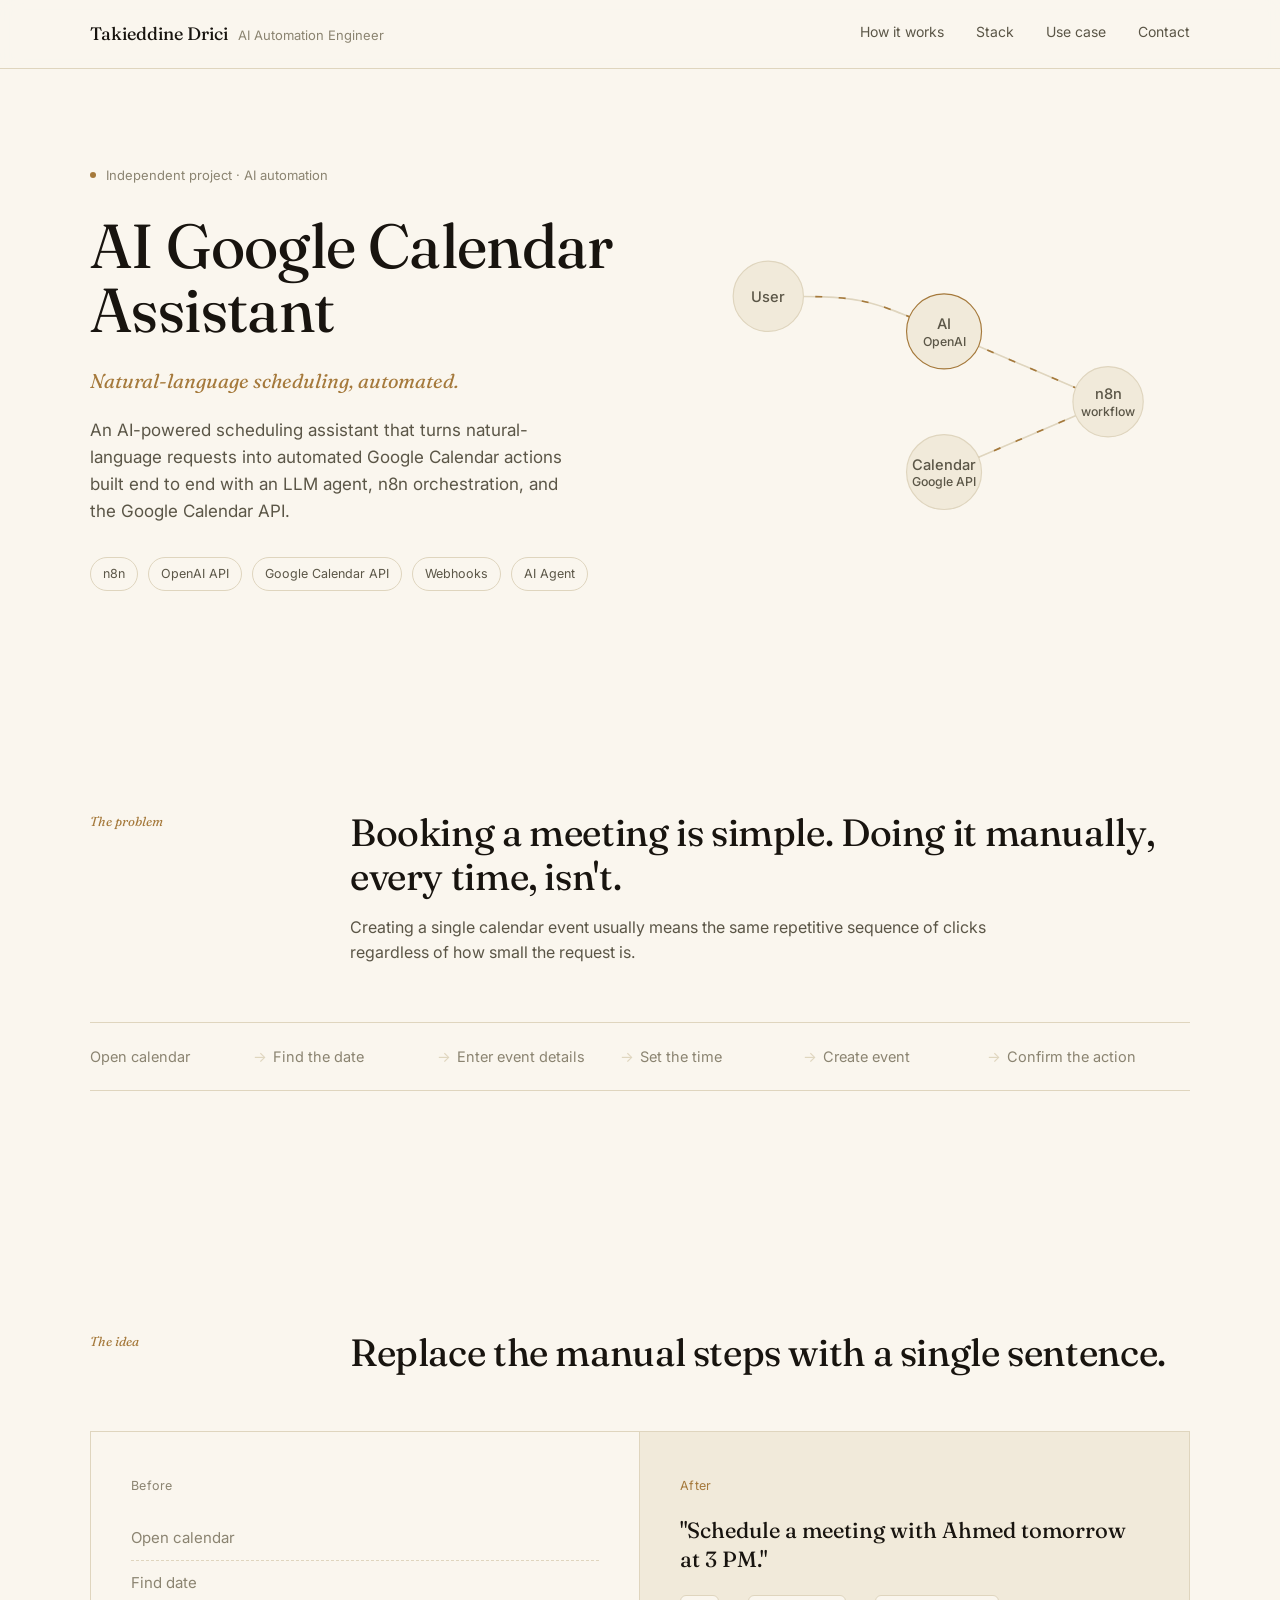
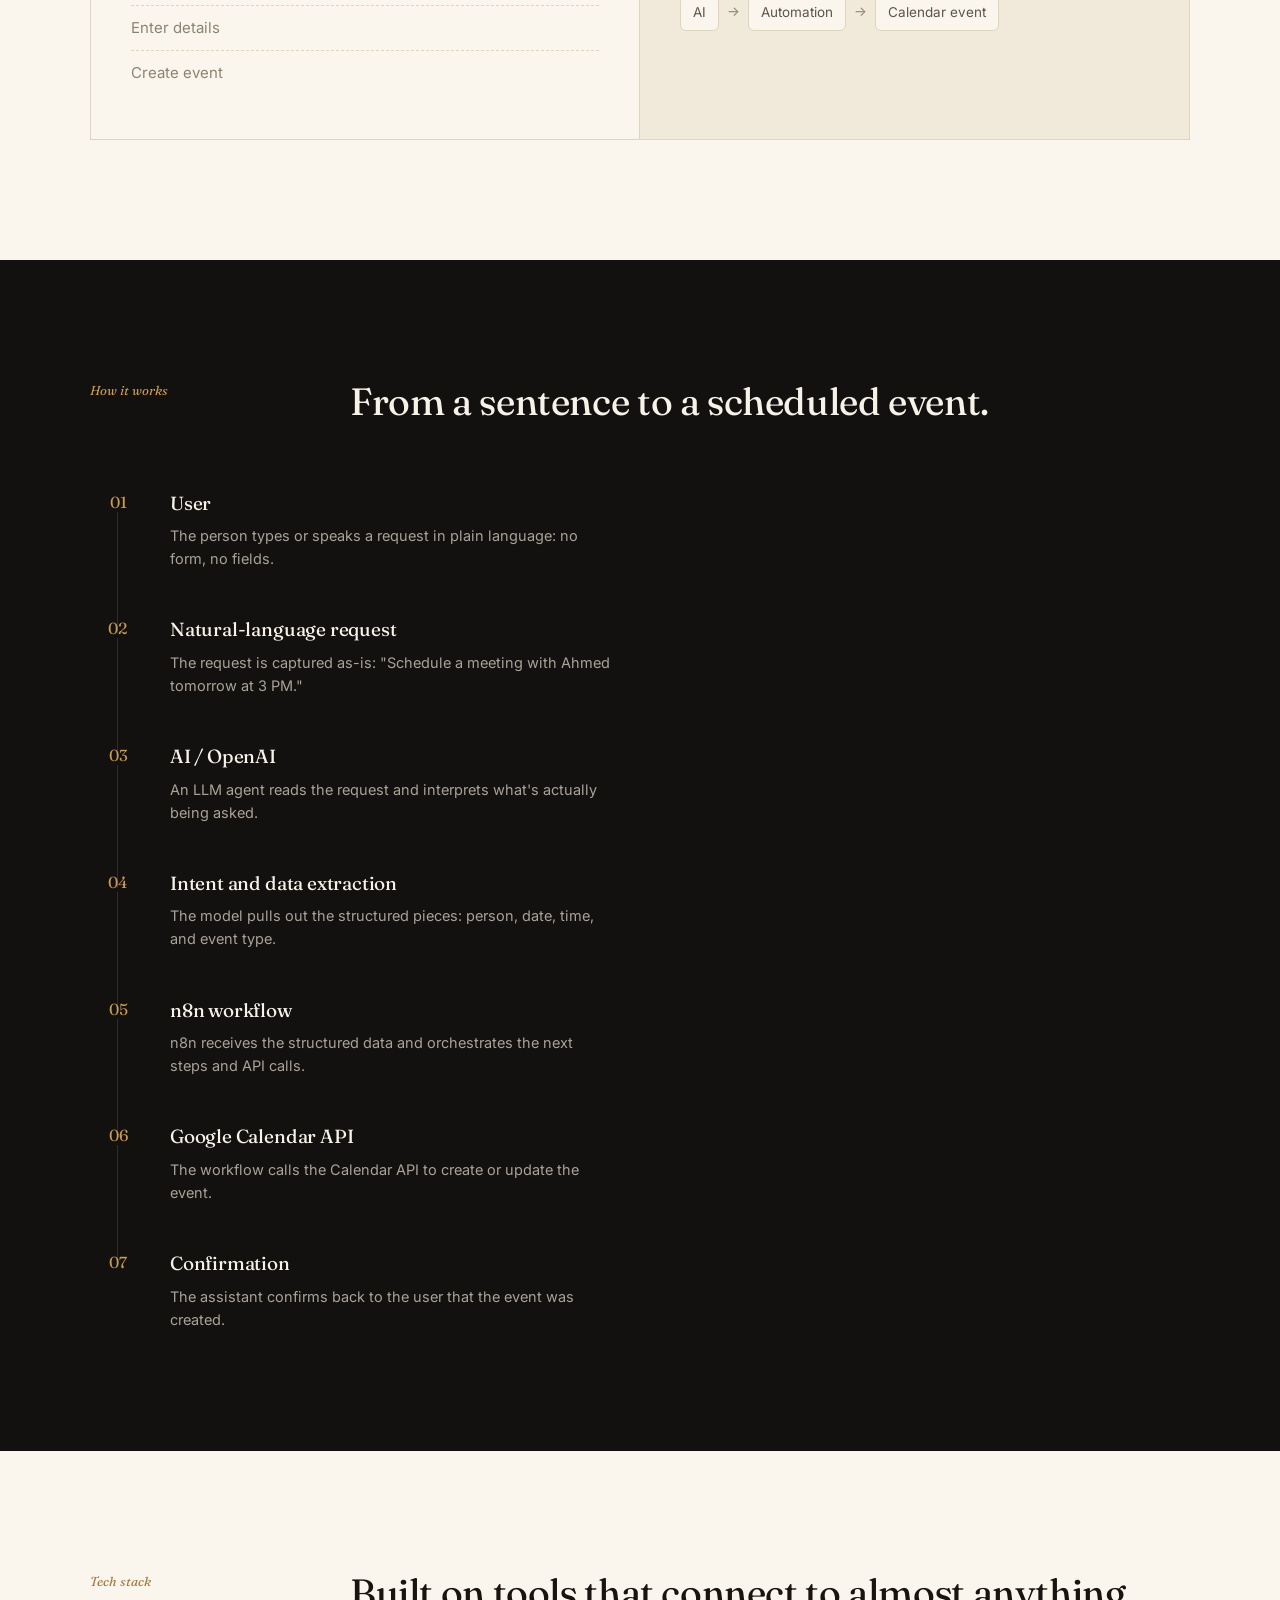
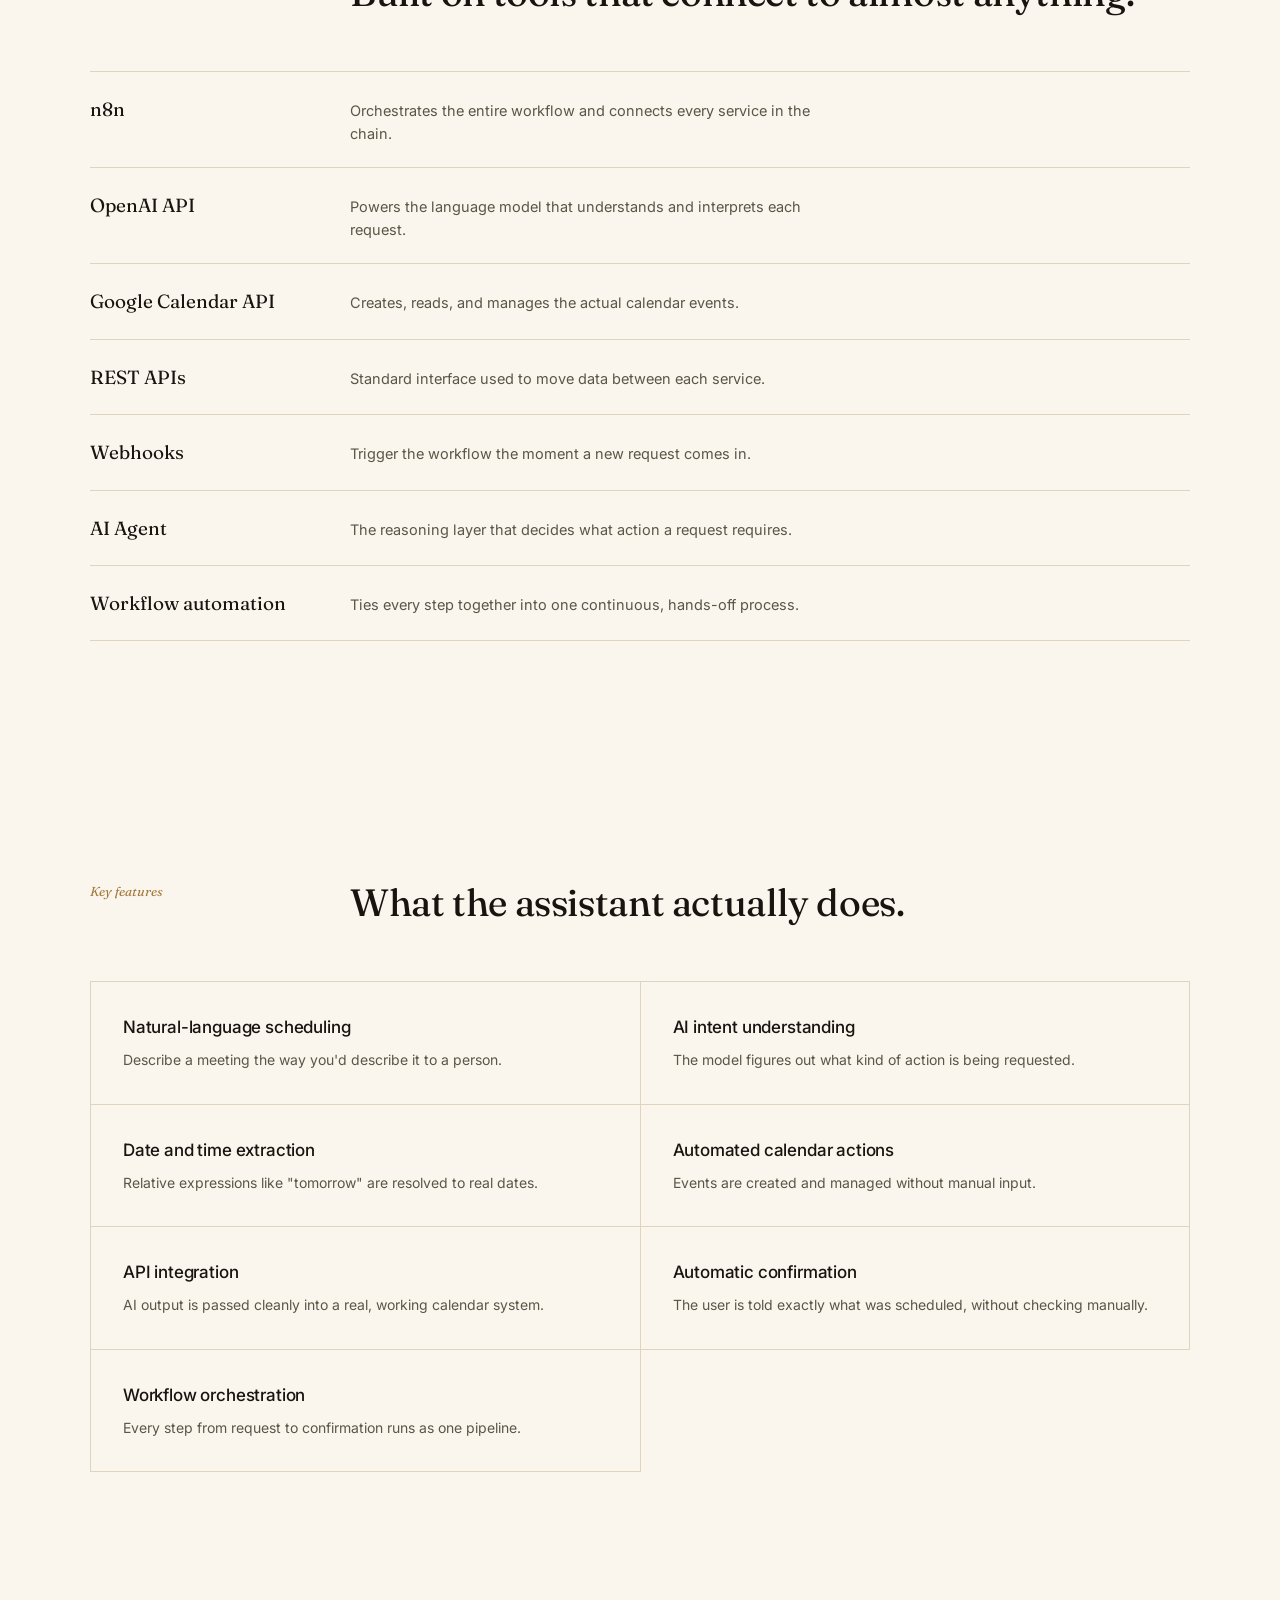
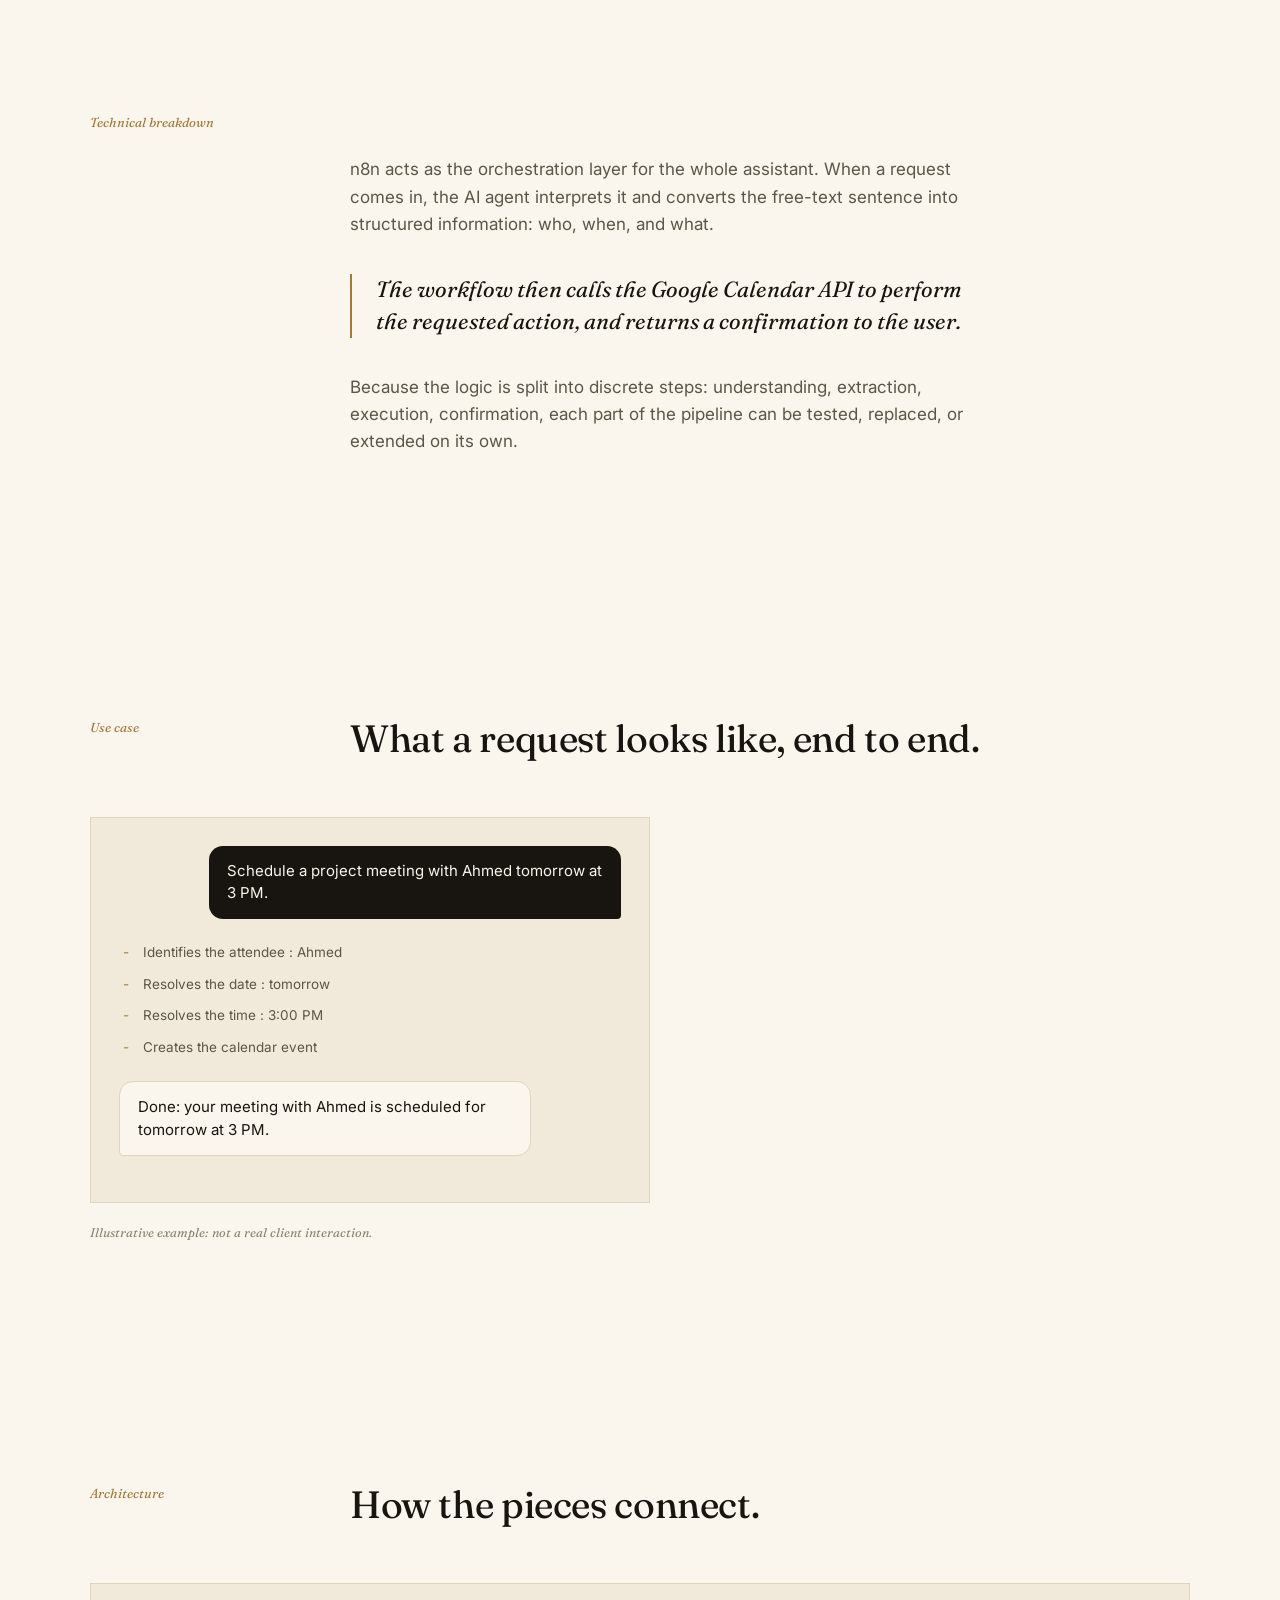
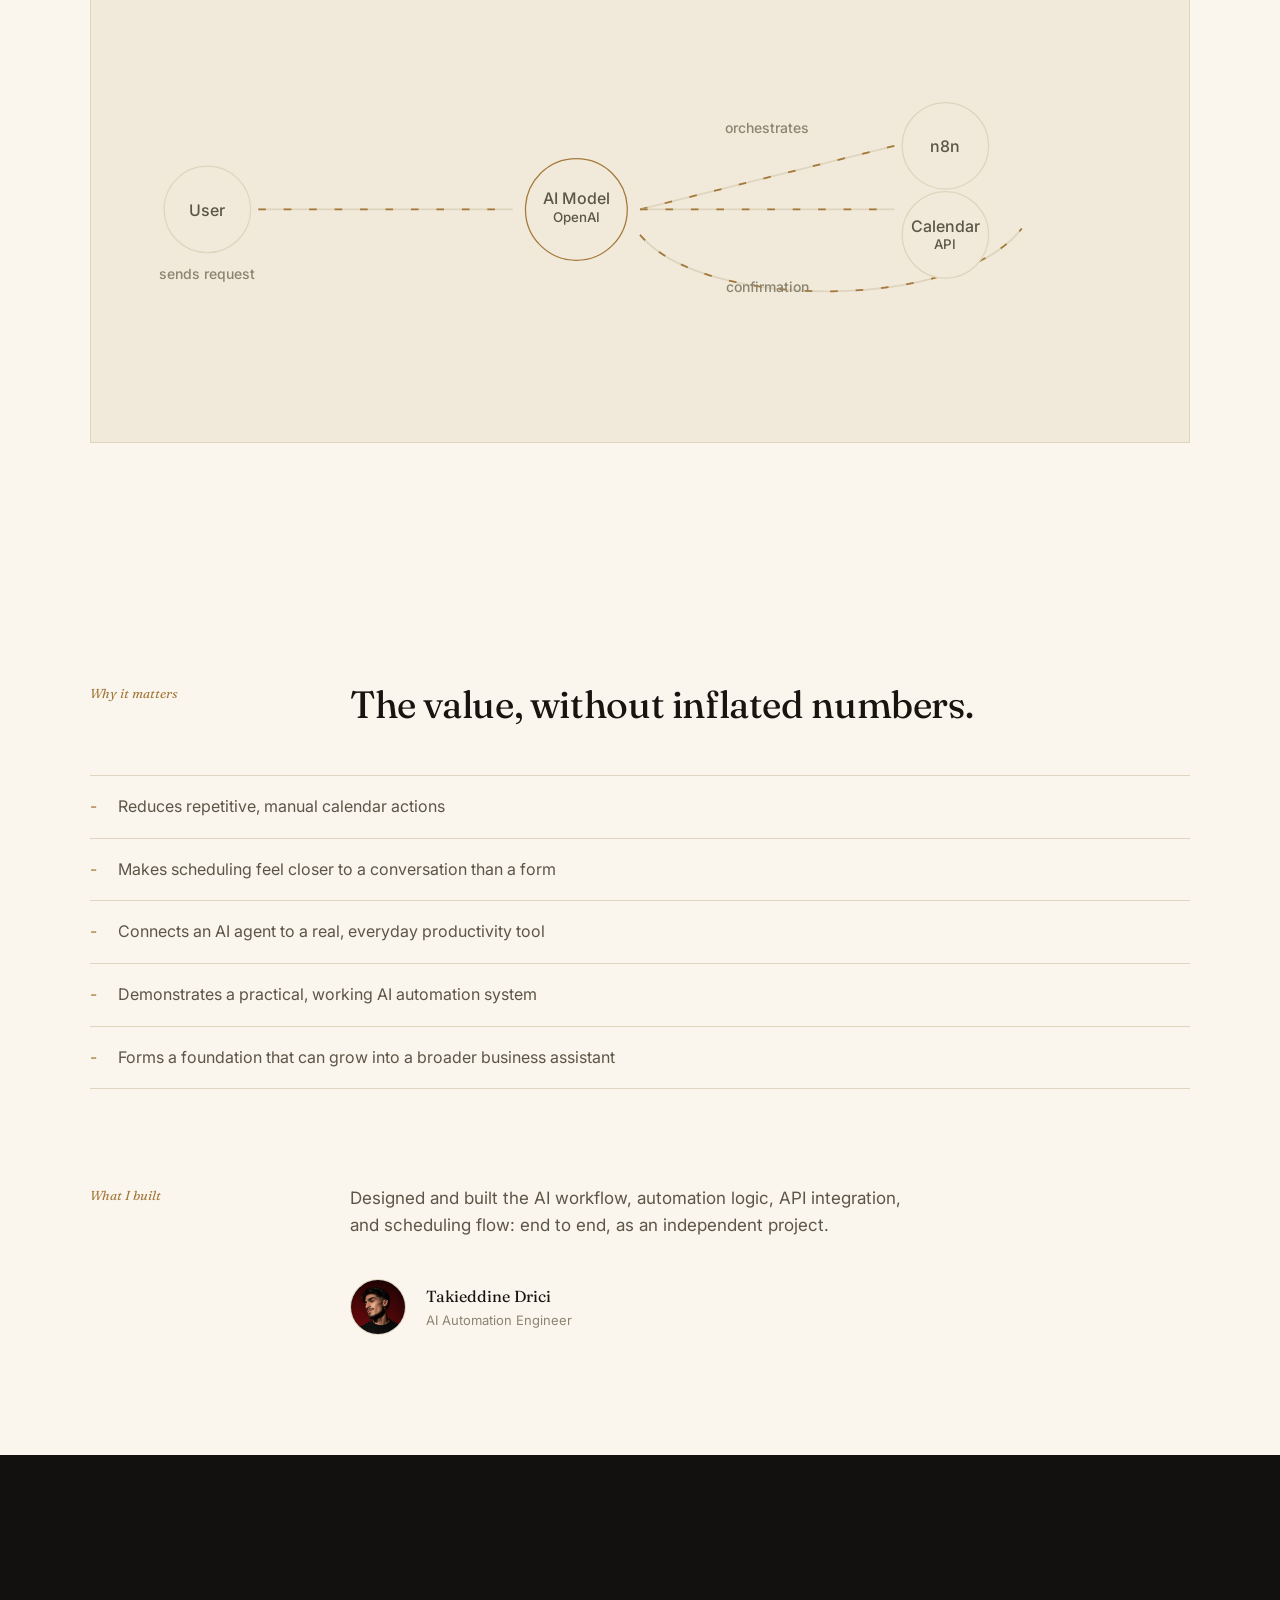
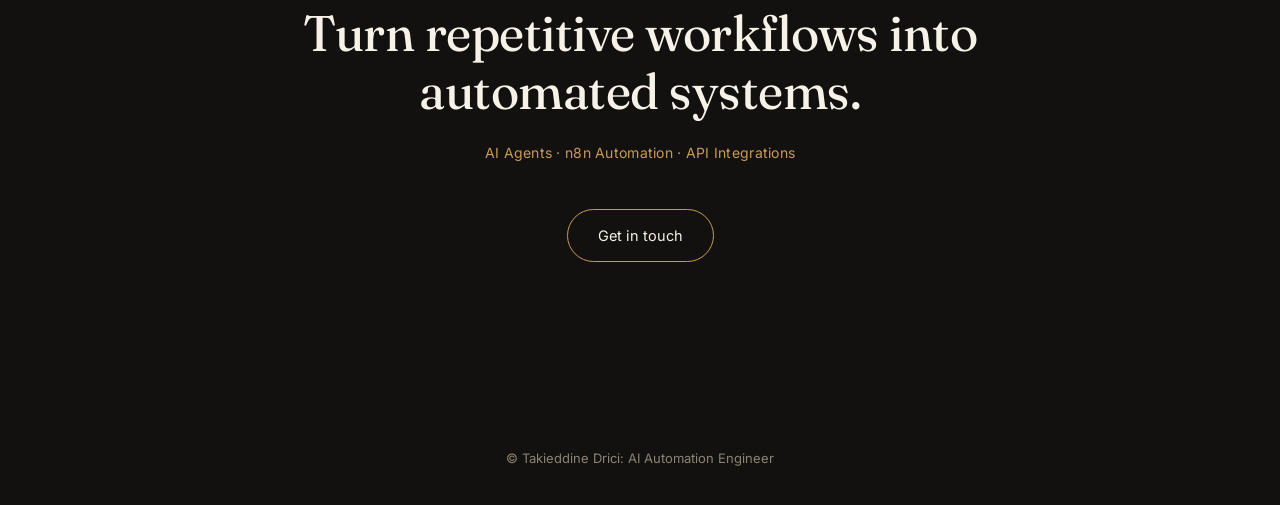
<file: index.html>
<!DOCTYPE html>
<html lang="en">
<head>
<meta charset="UTF-8">
<meta name="viewport" content="width=device-width, initial-scale=1.0">
<title>AI Google Calendar Assistant: Case Study · Takieddine Drici</title>
<link rel="preconnect" href="https://fonts.googleapis.com">
<link rel="preconnect" href="https://fonts.gstatic.com" crossorigin>
<link href="https://fonts.googleapis.com/css2?family=Fraunces:ital,opsz,wght@0,9..144,340;0,9..144,440;0,9..144,560;1,9..144,440&family=Inter:wght@400;500;600&display=swap" rel="stylesheet">
<link rel="stylesheet" href="style.css">

</head>
<body>

<nav>
  <div class="wrap">
    <div><span class="nav-name">Takieddine Drici</span><span class="nav-role">AI Automation Engineer</span></div>
    <div class="nav-links">
      <a href="#how-it-works">How it works</a>
      <a href="#stack">Stack</a>
      <a href="#usecase">Use case</a>
      <a href="#cta">Contact</a>
    </div>
  </div>
</nav>

<!-- ===================== HERO ===================== -->
<section class="hero">
  <div class="wrap">
    <div>
      <div class="eyebrow-line"><span class="dot"></span>Independent project · AI automation</div>
      <h1>AI Google Calendar Assistant</h1>
      <p class="sub">Natural-language scheduling, automated.</p>
      <p class="desc">An AI-powered scheduling assistant that turns natural-language requests into automated Google Calendar actions built end to end with an LLM agent, n8n orchestration, and the Google Calendar API.</p>
      <div class="hero-tags">
        <span>n8n</span><span>OpenAI API</span><span>Google Calendar API</span><span>Webhooks</span><span>AI Agent</span>
      </div>
    </div>
    <div>
      <svg class="flow-svg" viewBox="0 0 420 260" xmlns="http://www.w3.org/2000/svg">
        <path class="flow-path" d="M60,60 C140,60 140,60 210,90"/>
        <path class="flow-dash" d="M60,60 C140,60 140,60 210,90"/>
        <path class="flow-path" d="M210,90 C280,120 280,120 350,150"/>
        <path class="flow-dash" d="M210,90 C280,120 280,120 350,150" style="animation-delay:-1.1s"/>
        <path class="flow-path" d="M350,150 C280,180 280,180 210,210"/>
        <path class="flow-dash" d="M350,150 C280,180 280,180 210,210" style="animation-delay:-2.2s"/>

        <circle class="flow-node-circle" cx="60" cy="60" r="30"/>
        <text x="60" y="65" text-anchor="middle" class="flow-node-label">User</text>

        <circle class="flow-node-circle active" cx="210" cy="90" r="32"/>
        <text x="210" y="88" text-anchor="middle" class="flow-node-label">AI</text>
        <text x="210" y="102" text-anchor="middle" class="flow-node-label" style="font-size:10.5px;">OpenAI</text>

        <circle class="flow-node-circle" cx="350" cy="150" r="30"/>
        <text x="350" y="148" text-anchor="middle" class="flow-node-label">n8n</text>
        <text x="350" y="162" text-anchor="middle" class="flow-node-label" style="font-size:10.5px;">workflow</text>

        <circle class="flow-node-circle" cx="210" cy="210" r="32"/>
        <text x="210" y="208" text-anchor="middle" class="flow-node-label">Calendar</text>
        <text x="210" y="222" text-anchor="middle" class="flow-node-label" style="font-size:10.5px;">Google API</text>
      </svg>
    </div>
  </div>
</section>

<!-- ===================== PROBLEM ===================== -->
<section>
  <div class="wrap">
    <div class="section-head">
      <div class="section-kicker">The problem</div>
      <div>
        <h2>Booking a meeting is simple. Doing it manually, every time, isn't.</h2>
        <p class="text-col" style="margin-top:16px; color:var(--ink-soft); font-size:16px;">Creating a single calendar event usually means the same repetitive sequence of clicks regardless of how small the request is.</p>
      </div>
    </div>
    <div class="problem-row">
      <div class="problem-step">Open calendar</div>
      <div class="problem-step">Find the date</div>
      <div class="problem-step">Enter event details</div>
      <div class="problem-step">Set the time</div>
      <div class="problem-step">Create event</div>
      <div class="problem-step">Confirm the action</div>
    </div>
  </div>
</section>

<!-- ===================== IDEA ===================== -->
<section>
  <div class="wrap">
    <div class="section-head">
      <div class="section-kicker">The idea</div>
      <div>
        <h2>Replace the manual steps with a single sentence.</h2>
      </div>
    </div>
    <div class="compare">
      <div class="before">
        <div class="compare-label">Before</div>
        <ul class="before-steps">
          <li>Open calendar</li>
          <li>Find date</li>
          <li>Enter details</li>
          <li>Create event</li>
        </ul>
      </div>
      <div class="after">
        <div class="compare-label">After</div>
        <p class="after-quote">"Schedule a meeting with Ahmed tomorrow at 3&nbsp;PM."</p>
        <div class="after-flow">
          <span class="node">AI</span><span class="arrow">→</span>
          <span class="node">Automation</span><span class="arrow">→</span>
          <span class="node">Calendar event</span>
        </div>
      </div>
    </div>
  </div>
</section>

<!-- ===================== HOW IT WORKS ===================== -->
<section class="dark-section" id="how-it-works">
  <div class="wrap">
    <div class="section-head">
      <div class="section-kicker">How it works</div>
      <div>
        <h2>From a sentence to a scheduled event.</h2>
      </div>
    </div>
    <div class="steps-flow">
      <div class="step-row">
        <div class="step-num">01</div>
        <div class="step-line"></div>
        <div class="step-body">
          <h3>User</h3>
          <p>The person types or speaks a request in plain language: no form, no fields.</p>
        </div>
      </div>
      <div class="step-row">
        <div class="step-num">02</div>
        <div class="step-line"></div>
        <div class="step-body">
          <h3>Natural-language request</h3>
          <p>The request is captured as-is: "Schedule a meeting with Ahmed tomorrow at 3 PM."</p>
        </div>
      </div>
      <div class="step-row">
        <div class="step-num">03</div>
        <div class="step-line"></div>
        <div class="step-body">
          <h3>AI / OpenAI</h3>
          <p>An LLM agent reads the request and interprets what's actually being asked.</p>
        </div>
      </div>
      <div class="step-row">
        <div class="step-num">04</div>
        <div class="step-line"></div>
        <div class="step-body">
          <h3>Intent and data extraction</h3>
          <p>The model pulls out the structured pieces: person, date, time, and event type.</p>
        </div>
      </div>
      <div class="step-row">
        <div class="step-num">05</div>
        <div class="step-line"></div>
        <div class="step-body">
          <h3>n8n workflow</h3>
          <p>n8n receives the structured data and orchestrates the next steps and API calls.</p>
        </div>
      </div>
      <div class="step-row">
        <div class="step-num">06</div>
        <div class="step-line"></div>
        <div class="step-body">
          <h3>Google Calendar API</h3>
          <p>The workflow calls the Calendar API to create or update the event.</p>
        </div>
      </div>
      <div class="step-row">
        <div class="step-num">07</div>
        <div class="step-body">
          <h3>Confirmation</h3>
          <p>The assistant confirms back to the user that the event was created.</p>
        </div>
      </div>
    </div>
  </div>
</section>

<!-- ===================== TECH STACK ===================== -->
<section id="stack">
  <div class="wrap">
    <div class="section-head">
      <div class="section-kicker">Tech stack</div>
      <div><h2>Built on tools that connect to almost anything.</h2></div>
    </div>
    <div class="stack-list">
      <div class="stack-row"><div class="name">n8n</div><div class="desc">Orchestrates the entire workflow and connects every service in the chain.</div></div>
      <div class="stack-row"><div class="name">OpenAI API</div><div class="desc">Powers the language model that understands and interprets each request.</div></div>
      <div class="stack-row"><div class="name">Google Calendar API</div><div class="desc">Creates, reads, and manages the actual calendar events.</div></div>
      <div class="stack-row"><div class="name">REST APIs</div><div class="desc">Standard interface used to move data between each service.</div></div>
      <div class="stack-row"><div class="name">Webhooks</div><div class="desc">Trigger the workflow the moment a new request comes in.</div></div>
      <div class="stack-row"><div class="name">AI Agent</div><div class="desc">The reasoning layer that decides what action a request requires.</div></div>
      <div class="stack-row"><div class="name">Workflow automation</div><div class="desc">Ties every step together into one continuous, hands-off process.</div></div>
    </div>
  </div>
</section>

<!-- ===================== FEATURES ===================== -->
<section>
  <div class="wrap">
    <div class="section-head">
      <div class="section-kicker">Key features</div>
      <div><h2>What the assistant actually does.</h2></div>
    </div>
    <div class="feature-grid">
      <div class="feature"><h3>Natural-language scheduling</h3><p>Describe a meeting the way you'd describe it to a person.</p></div>
      <div class="feature"><h3>AI intent understanding</h3><p>The model figures out what kind of action is being requested.</p></div>
      <div class="feature"><h3>Date and time extraction</h3><p>Relative expressions like "tomorrow" are resolved to real dates.</p></div>
      <div class="feature"><h3>Automated calendar actions</h3><p>Events are created and managed without manual input.</p></div>
      <div class="feature"><h3>API integration</h3><p>AI output is passed cleanly into a real, working calendar system.</p></div>
      <div class="feature"><h3>Automatic confirmation</h3><p>The user is told exactly what was scheduled, without checking manually.</p></div>
      <div class="feature"><h3>Workflow orchestration</h3><p>Every step from request to confirmation runs as one pipeline.</p></div>
    </div>
  </div>
</section>

<!-- ===================== TECHNICAL BREAKDOWN ===================== -->
<section>
  <div class="wrap">
    <div class="section-head">
      <div class="section-kicker">Technical breakdown</div>
      <div class="breakdown text-col">
        <p>n8n acts as the orchestration layer for the whole assistant. When a request comes in, the AI agent interprets it and converts the free-text sentence into structured information: who, when, and what.</p>
        <div class="pullquote">The workflow then calls the Google Calendar API to perform the requested action, and returns a confirmation to the user.</div>
        <p>Because the logic is split into discrete steps: understanding, extraction, execution, confirmation, each part of the pipeline can be tested, replaced, or extended on its own.</p>
      </div>
    </div>
  </div>
</section>

<!-- ===================== USE CASE ===================== -->
<section id="usecase">
  <div class="wrap">
    <div class="section-head">
      <div class="section-kicker">Use case</div>
      <div><h2>What a request looks like, end to end.</h2></div>
    </div>
    <div class="chat-mock">
      <div class="bubble user">Schedule a project meeting with Ahmed tomorrow at 3 PM.</div>
      <ul class="recognize-list">
        <li>Identifies the attendee : Ahmed</li>
        <li>Resolves the date : tomorrow</li>
        <li>Resolves the time : 3:00 PM</li>
        <li>Creates the calendar event</li>
      </ul>
      <div class="bubble system">Done: your meeting with Ahmed is scheduled for tomorrow at 3 PM.</div>
    </div>
    <p class="disclaimer-note">Illustrative example: not a real client interaction.</p>
  </div>
</section>

<!-- ===================== ARCHITECTURE ===================== -->
<section>
  <div class="wrap">
    <div class="section-head">
      <div class="section-kicker">Architecture</div>
      <div><h2>How the pieces connect.</h2></div>
    </div>
    <div class="arch-wrap">
      <svg viewBox="0 0 800 260" xmlns="http://www.w3.org/2000/svg" style="width:100%; height:auto;">
        <path class="flow-path" d="M100,130 L300,130"/>
        <path class="flow-dash" d="M100,130 L300,130"/>
        <path class="flow-path" d="M400,130 L600,80"/>
        <path class="flow-dash" d="M400,130 L600,80" style="animation-delay:-1s"/>
        <path class="flow-path" d="M400,130 L600,130"/>
        <path class="flow-dash" d="M400,130 L600,130" style="animation-delay:-1.6s"/>
        <path class="flow-path" d="M400,150 C450,210 650,210 700,145"/>
        <path class="flow-dash" d="M400,150 C450,210 650,210 700,145" style="animation-delay:-2.4s"/>

        <circle class="flow-node-circle" cx="60" cy="130" r="34"/>
        <text x="60" y="135" text-anchor="middle" class="flow-node-label">User</text>

        <circle class="flow-node-circle active" cx="350" cy="130" r="40"/>
        <text x="350" y="126" text-anchor="middle" class="flow-node-label">AI Model</text>
        <text x="350" y="140" text-anchor="middle" class="flow-node-label" style="font-size:10.5px;">OpenAI</text>

        <circle class="flow-node-circle" cx="640" cy="80" r="34"/>
        <text x="640" y="85" text-anchor="middle" class="flow-node-label">n8n</text>

        <circle class="flow-node-circle" cx="640" cy="150" r="34"/>
        <text x="640" y="148" text-anchor="middle" class="flow-node-label">Calendar</text>
        <text x="640" y="161" text-anchor="middle" class="flow-node-label" style="font-size:10.5px;">API</text>

        <text x="60" y="185" text-anchor="middle" class="flow-node-label" style="font-size:11px; fill:var(--ink-faint);">sends request</text>
        <text x="500" y="70" text-anchor="middle" class="flow-node-label" style="font-size:11px; fill:var(--ink-faint);">orchestrates</text>
        <text x="500" y="195" text-anchor="middle" class="flow-node-label" style="font-size:11px; fill:var(--ink-faint);">confirmation</text>
      </svg>
    </div>
  </div>
</section>

<!-- ===================== VALUE ===================== -->
<section>
  <div class="wrap">
    <div class="section-head">
      <div class="section-kicker">Why it matters</div>
      <div><h2>The value, without inflated numbers.</h2></div>
    </div>
    <ul class="value-list">
      <li>Reduces repetitive, manual calendar actions</li>
      <li>Makes scheduling feel closer to a conversation than a form</li>
      <li>Connects an AI agent to a real, everyday productivity tool</li>
      <li>Demonstrates a practical, working AI automation system</li>
      <li>Forms a foundation that can grow into a broader business assistant</li>
    </ul>

    <div class="section-head" style="margin-top:96px;">
      <div class="section-kicker">What I built</div>
      <div>
        <p style="font-size:17px; color:var(--ink-soft); max-width:560px;">Designed and built the AI workflow, automation logic, API integration, and scheduling flow: end to end, as an independent project.</p>
        <div class="built-block">
          <img class="built-photo" src="profile.jpg" alt="Takieddine Drici">
          <div>
            <div class="built-name">Takieddine Drici</div>
            <div class="built-role">AI Automation Engineer</div>
          </div>
        </div>
      </div>
    </div>
  </div>
</section>

<!-- ===================== CTA ===================== -->
<section class="cta-section" id="cta">
  <div class="wrap">
    <h2>Turn repetitive workflows into automated systems.</h2>
    <div class="small">AI Agents · n8n Automation · API Integrations</div>
    <a class="cta-btn" href="mailto:dricitakieddine75@gmail.com">Get in touch</a>
  </div>
</section>

<footer>© Takieddine Drici: AI Automation Engineer</footer>

<script src="main.js"></script>
</body>
</html>
</file>
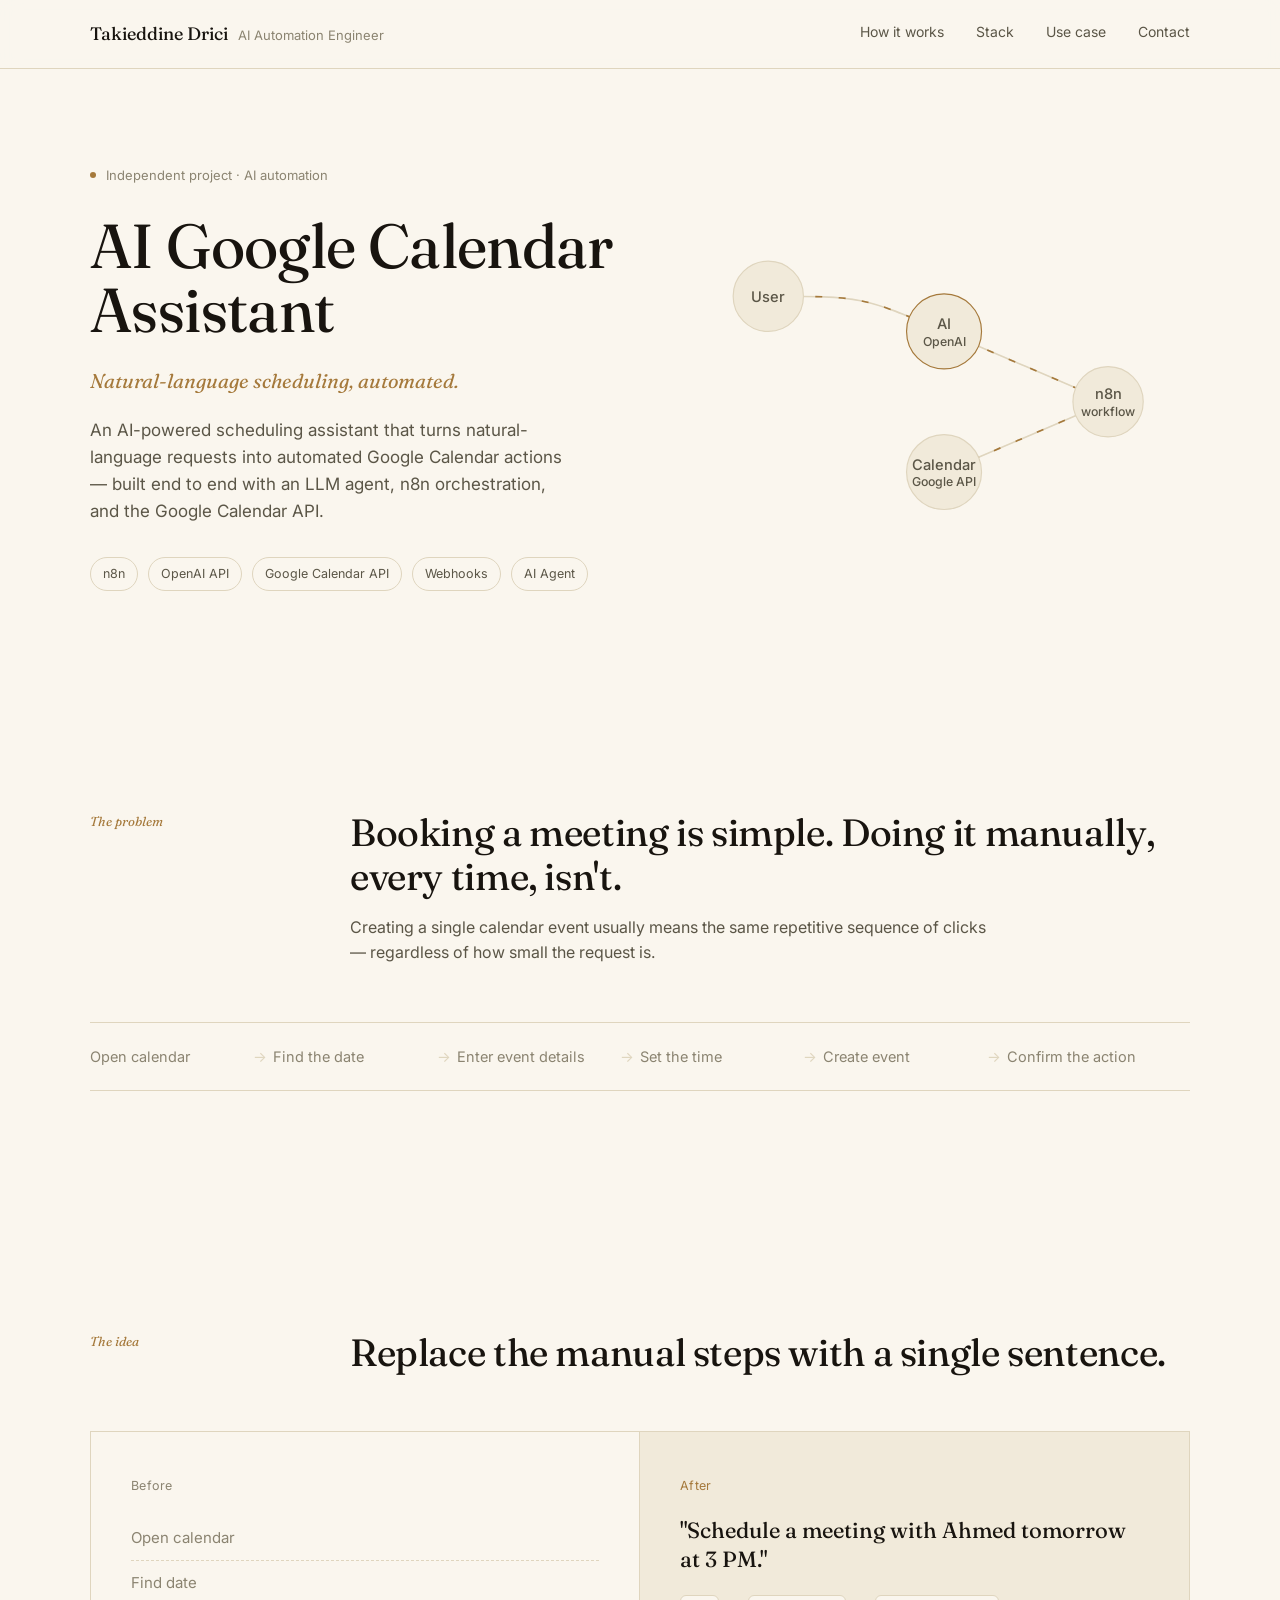
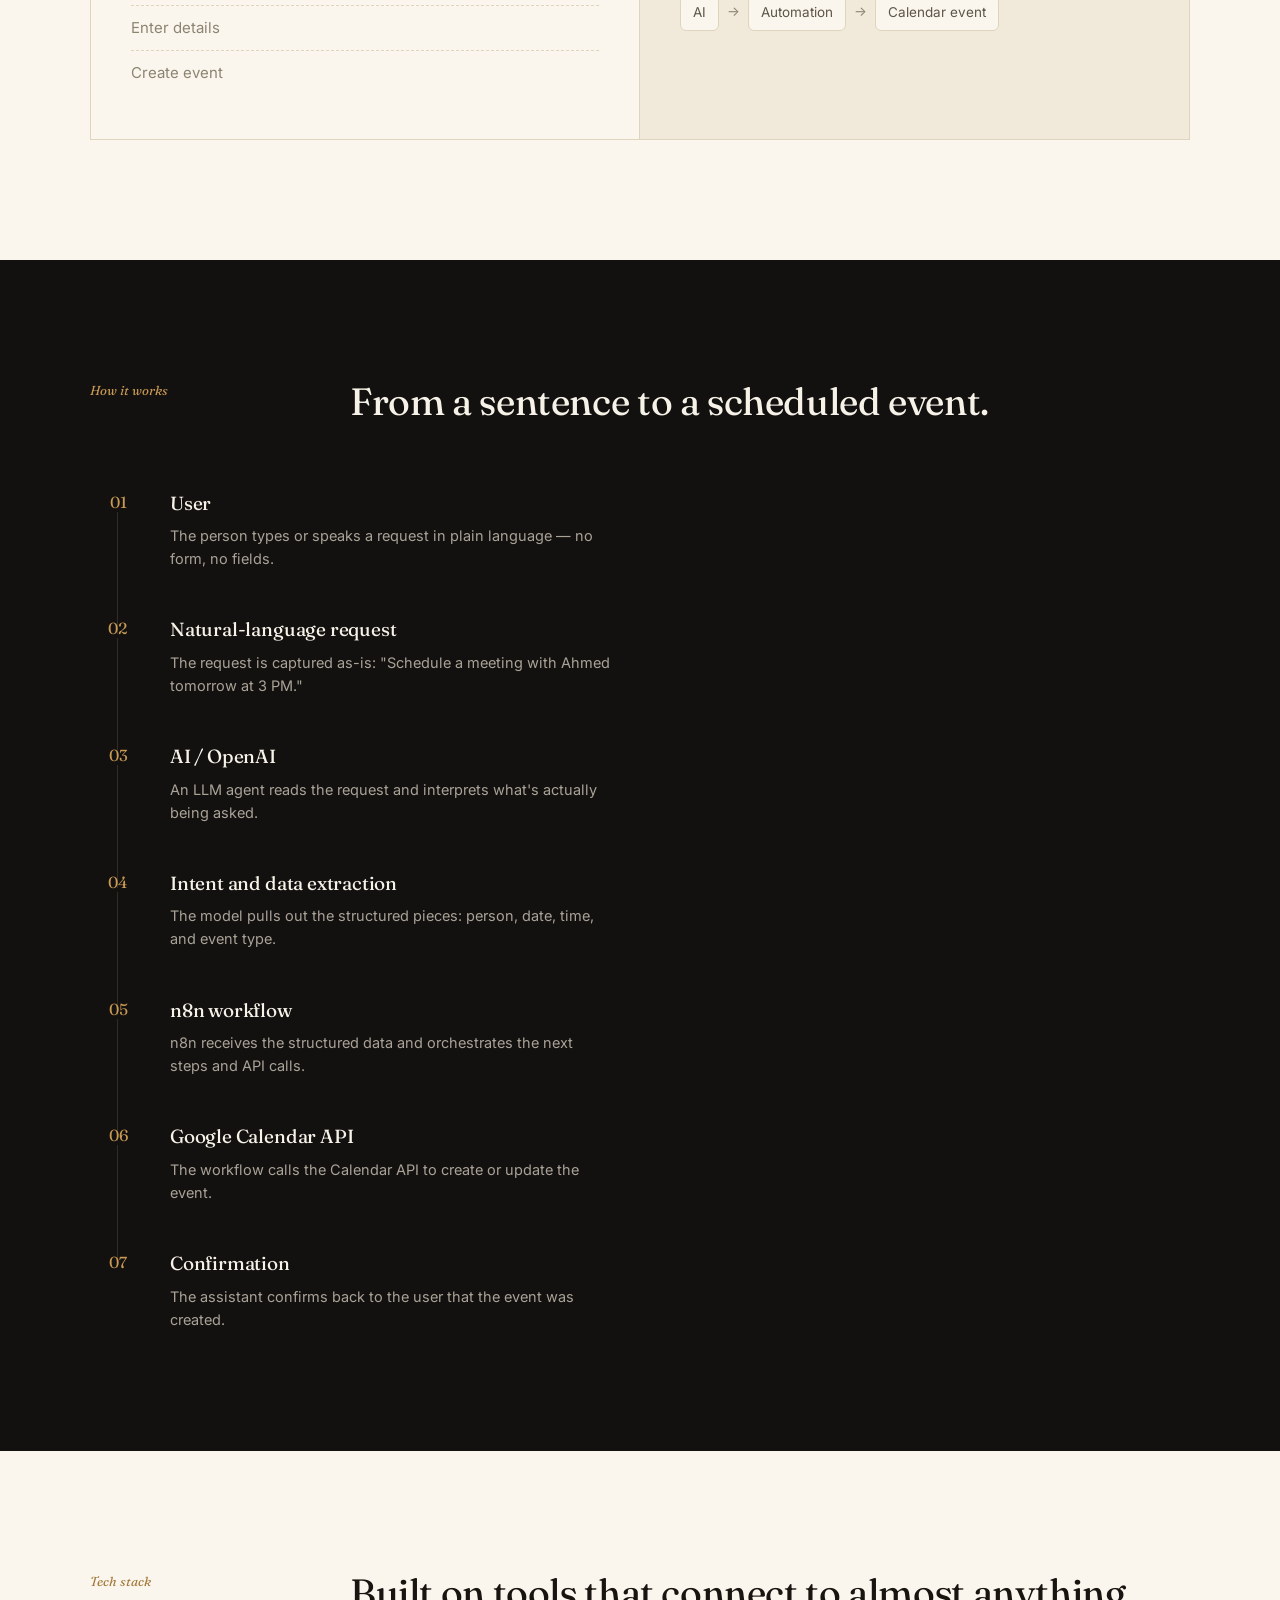
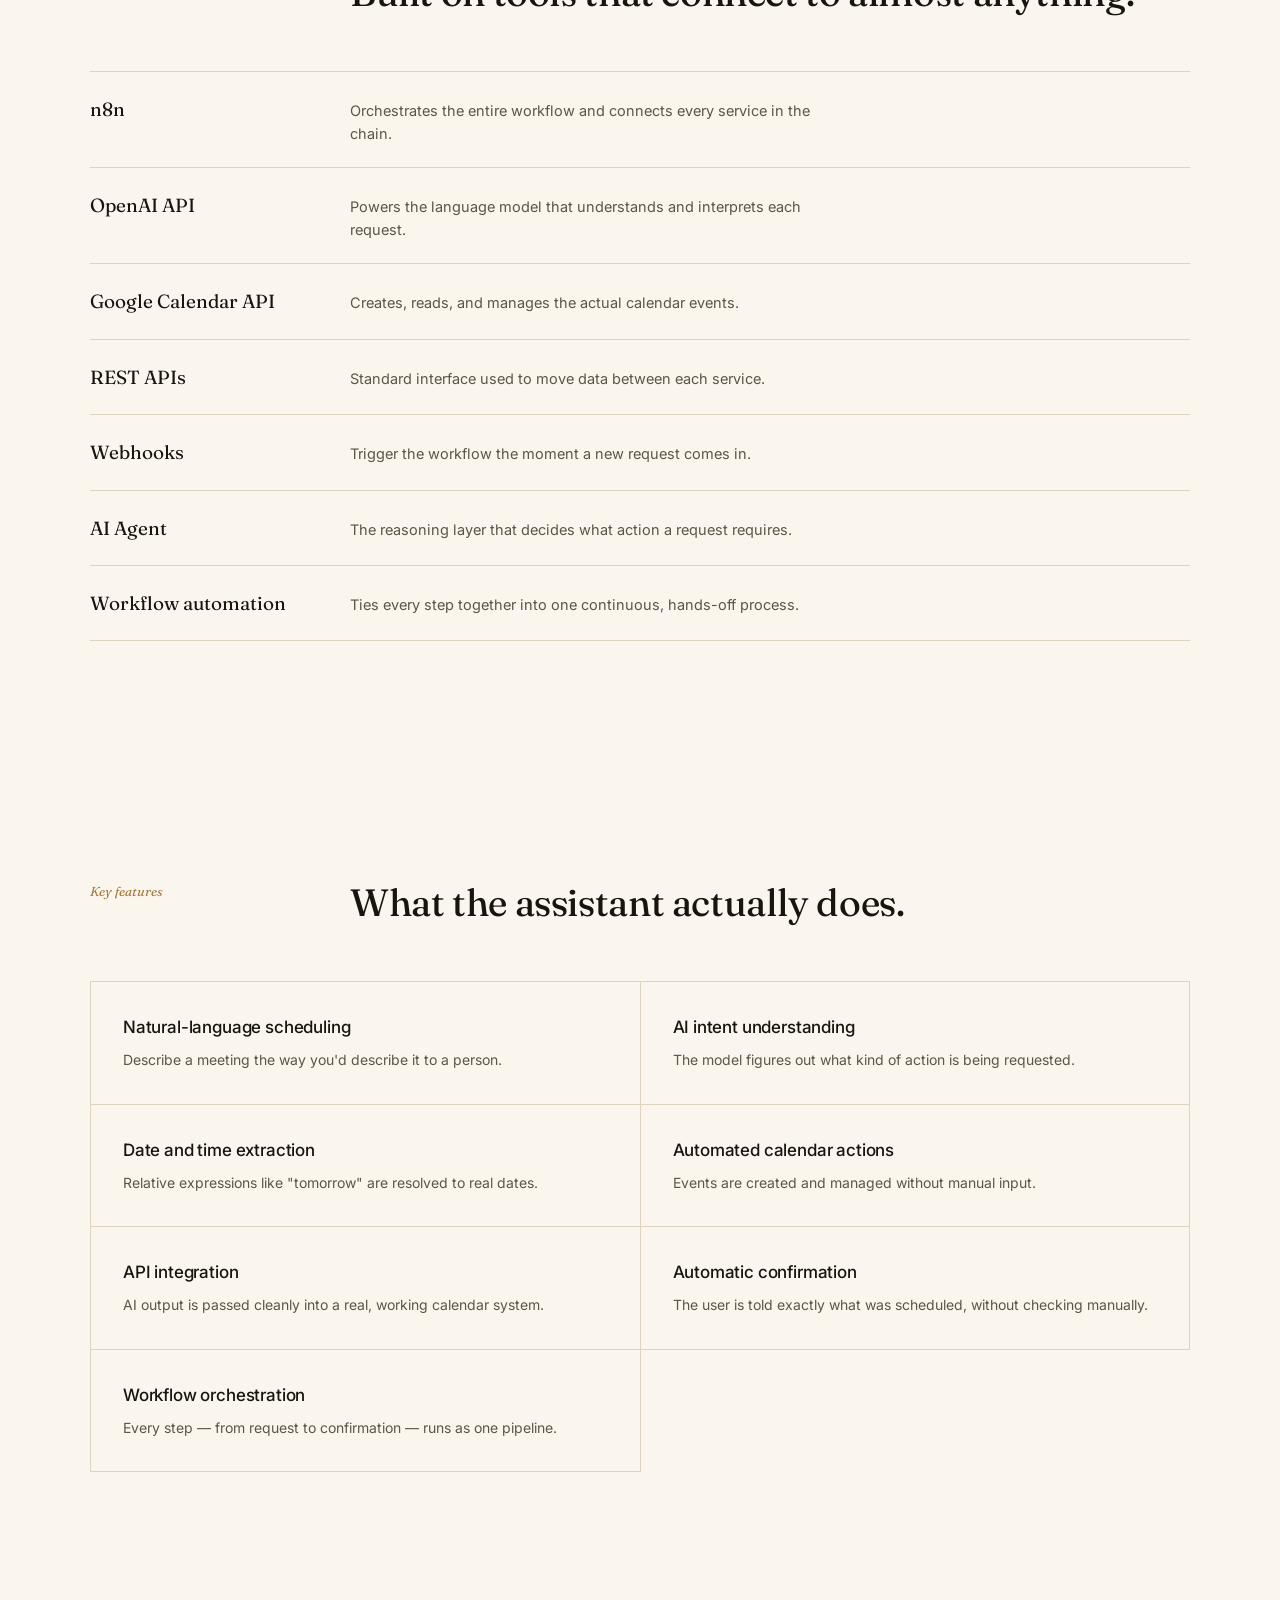
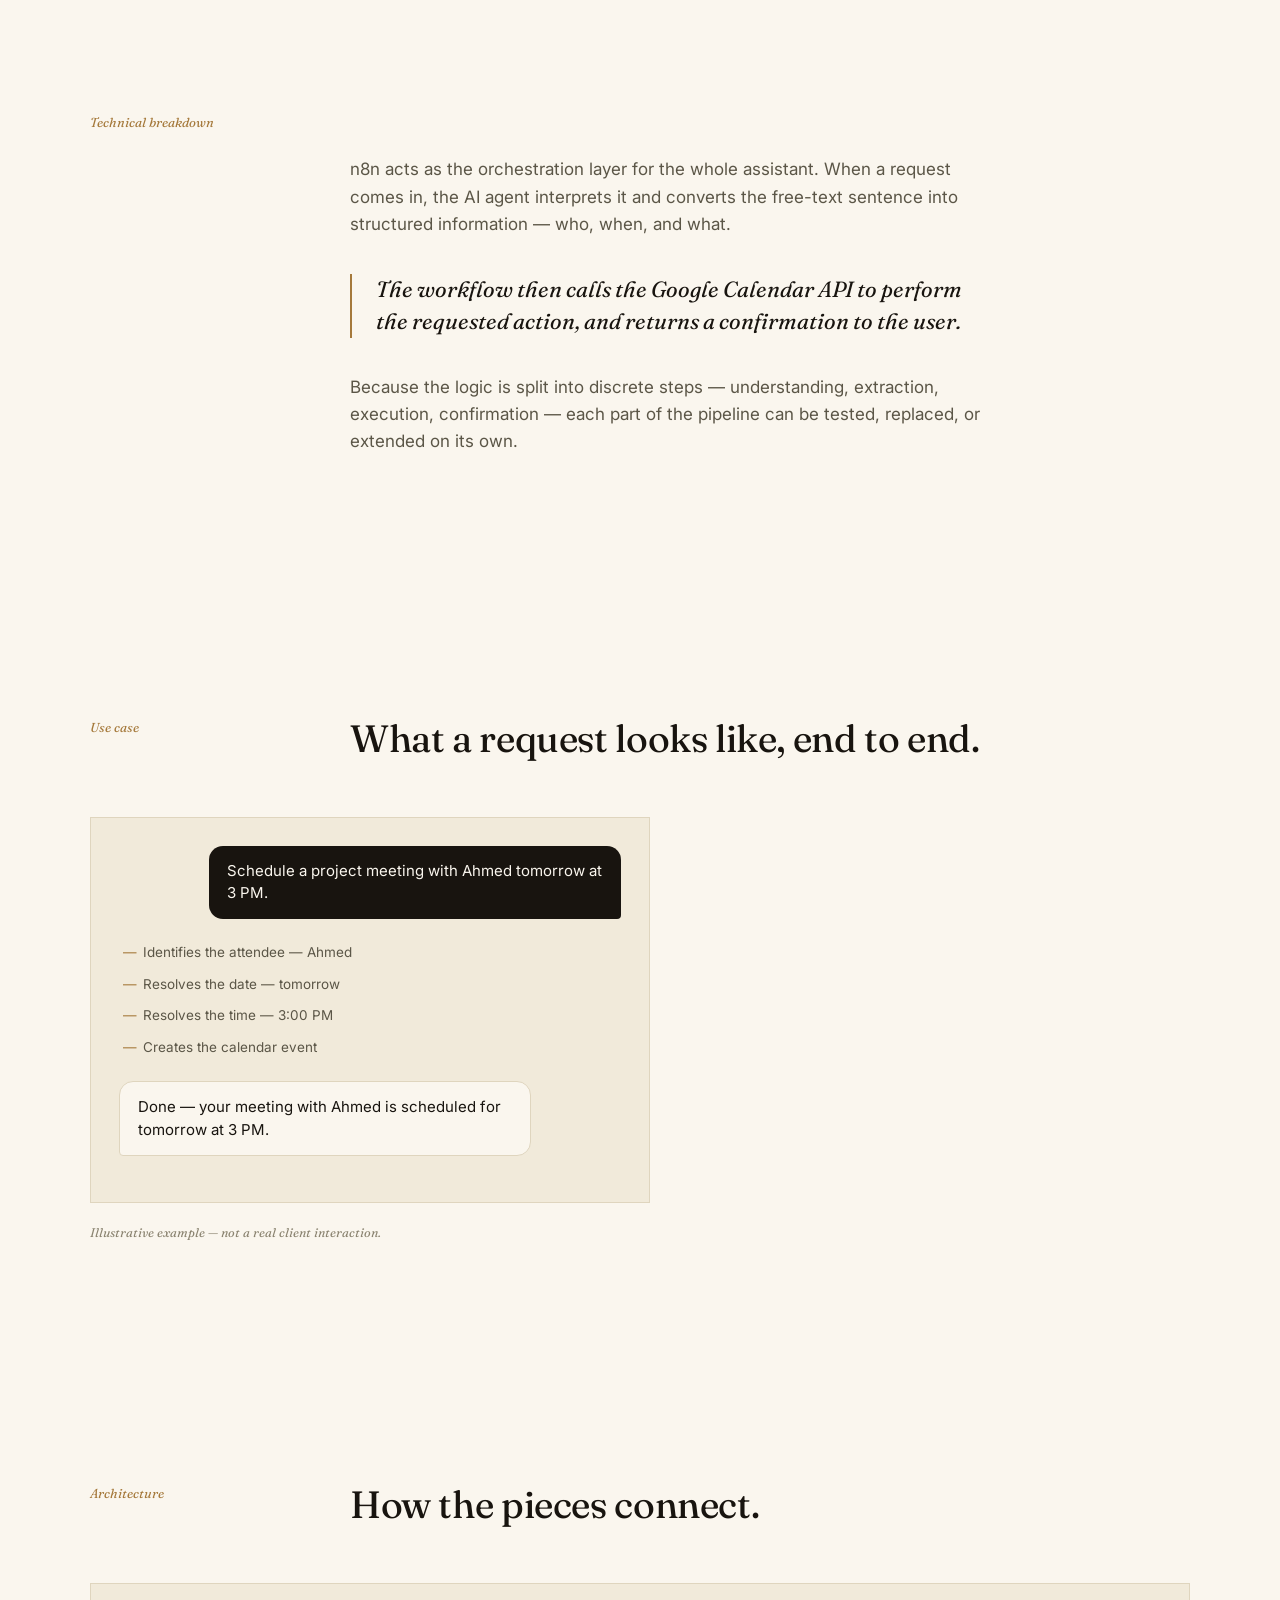
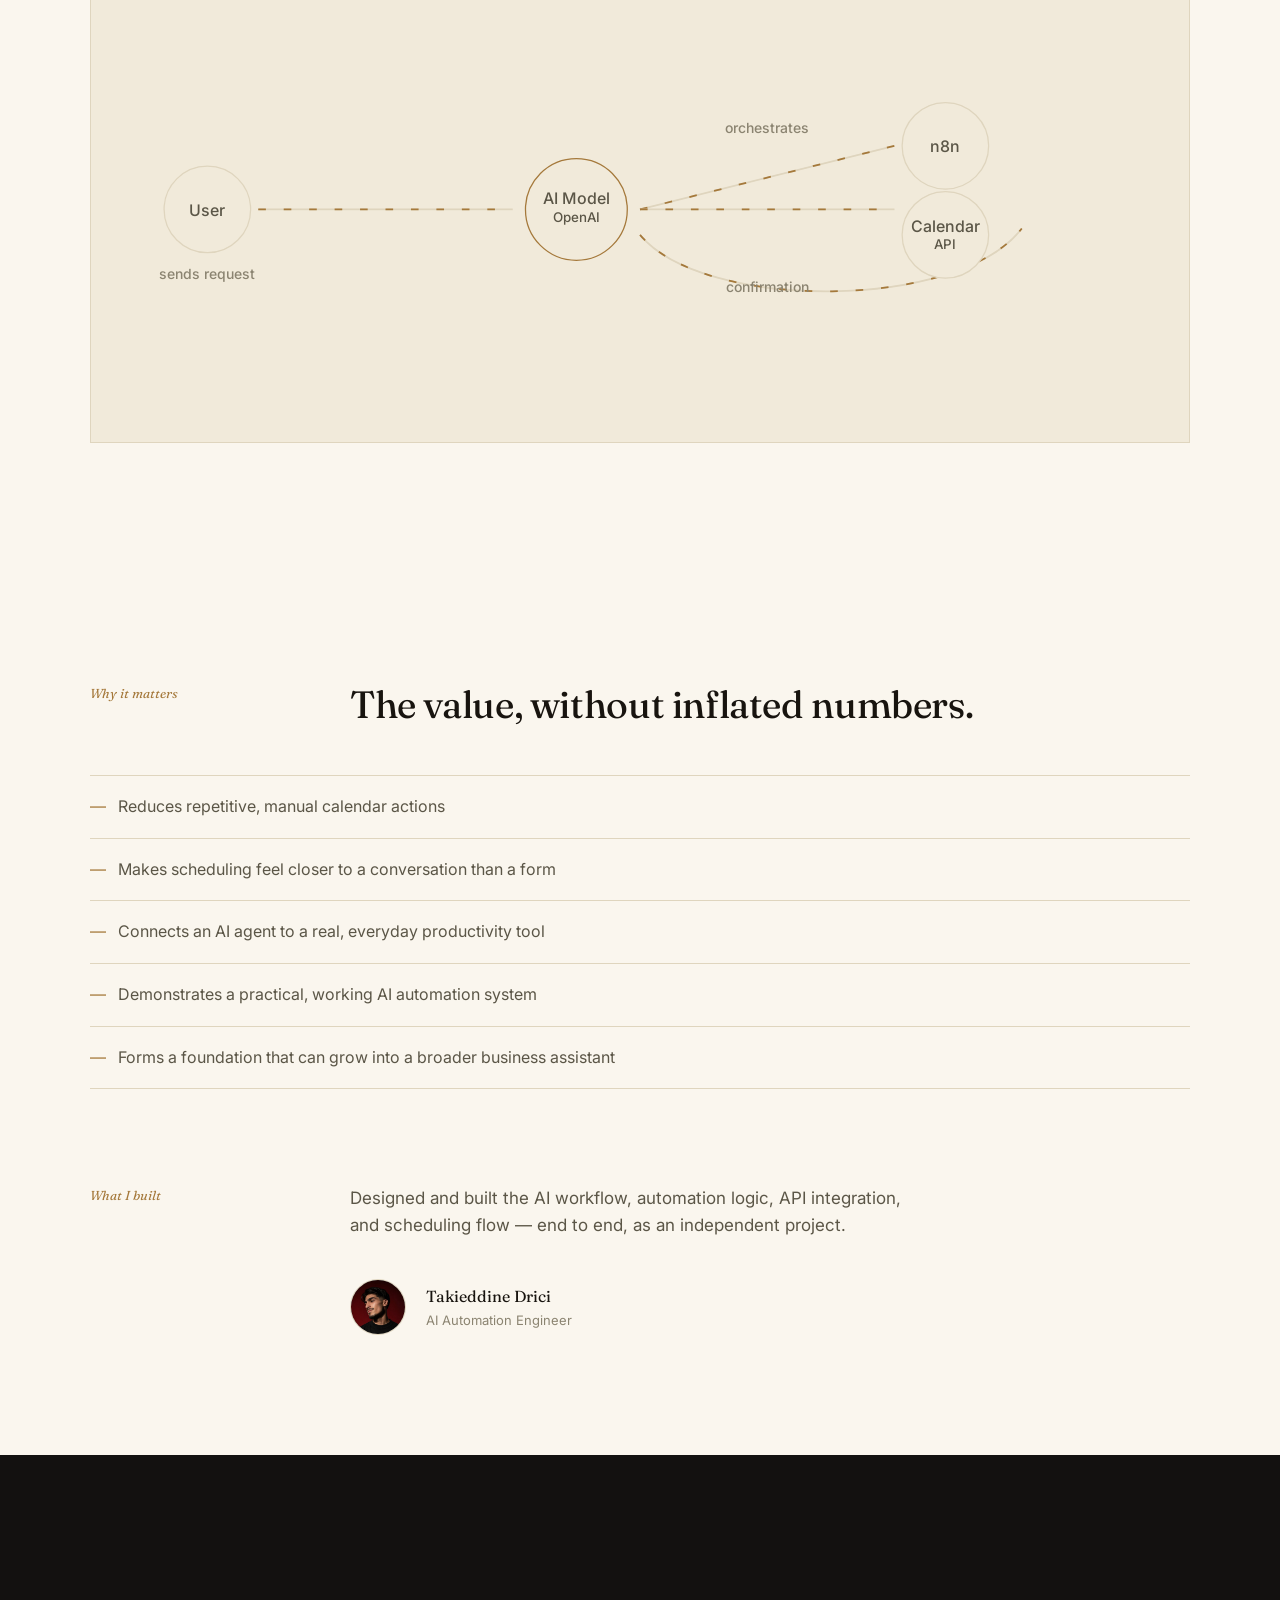
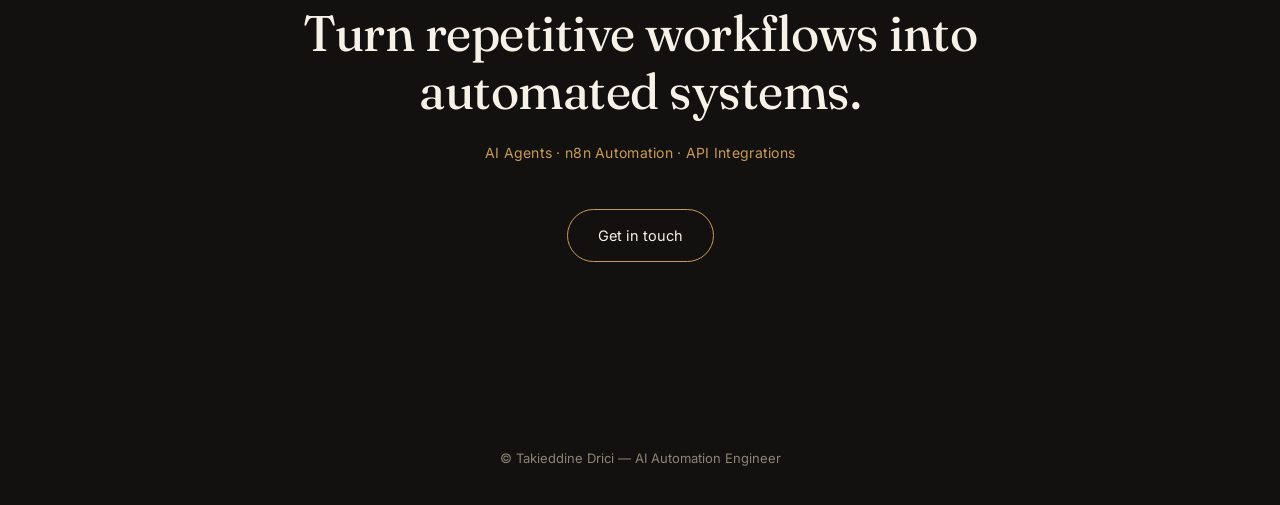
<file: ai-calendar-assistant-case-study.html>
<!DOCTYPE html>
<html lang="en">
<head>
<meta charset="UTF-8">
<meta name="viewport" content="width=device-width, initial-scale=1.0">
<title>AI Google Calendar Assistant — Case Study · Takieddine Drici</title>
<link rel="preconnect" href="https://fonts.googleapis.com">
<link rel="preconnect" href="https://fonts.gstatic.com" crossorigin>
<link href="https://fonts.googleapis.com/css2?family=Fraunces:ital,opsz,wght@0,9..144,340;0,9..144,440;0,9..144,560;1,9..144,440&family=Inter:wght@400;500;600&display=swap" rel="stylesheet">
<style>
  :root{
    --bg:#FAF6EE;
    --bg-deep:#131110;
    --ink:#18140F;
    --ink-soft:#5B5647;
    --ink-faint:#8B8471;
    --line:#DFD5BE;
    --line-deep:#312C24;
    --gold:#A5793B;
    --gold-deep:#C99A54;
    --paper:#F1EADA;
    --paper-deep:#1C1915;
    --max:1180px;
    --text-max:640px;
  }

  *{margin:0;padding:0;box-sizing:border-box;}

  html{scroll-behavior:smooth;}

  body{
    background:var(--bg);
    color:var(--ink);
    font-family:'Inter',-apple-system,sans-serif;
    font-size:16px;
    line-height:1.6;
    -webkit-font-smoothing:antialiased;
  }

  @media (prefers-reduced-motion: reduce){
    html{scroll-behavior:auto;}
    *{animation-duration:0.001ms !important; animation-iteration-count:1 !important; transition-duration:0.001ms !important;}
  }

  h1,h2,h3{
    font-family:'Fraunces', serif;
    font-weight:440;
    letter-spacing:-0.01em;
    color:var(--ink);
  }

  a{color:inherit;}

  .wrap{
    max-width:var(--max);
    margin:0 auto;
    padding:0 40px;
  }

  .text-col{max-width:var(--text-max);}

  section{padding:120px 0;}

  @media (max-width:820px){
    .wrap{padding:0 24px;}
    section{padding:80px 0;}
  }

  /* ---------- NAV ---------- */
  nav{
    position:sticky;
    top:0;
    z-index:40;
    background:rgba(250,246,238,0.86);
    backdrop-filter:blur(10px);
    border-bottom:1px solid var(--line);
  }
  nav .wrap{
    display:flex;
    align-items:center;
    justify-content:space-between;
    height:68px;
  }
  .nav-name{
    font-family:'Fraunces', serif;
    font-size:18px;
    font-weight:440;
  }
  .nav-role{
    color:var(--ink-faint);
    font-size:13px;
    margin-left:10px;
    font-family:'Inter';
  }
  .nav-links{
    display:flex;
    gap:32px;
    font-size:14px;
  }
  .nav-links a{
    text-decoration:none;
    color:var(--ink-soft);
    border-bottom:1px solid transparent;
    padding-bottom:2px;
    transition:border-color .2s ease, color .2s ease;
  }
  .nav-links a:hover{color:var(--ink); border-color:var(--gold);}
  .nav-back{
    display:none;
    font-size:14px;
  }
  @media (max-width:640px){
    .nav-links{display:none;}
    .nav-role{display:none;}
  }

  /* ---------- HERO ---------- */
  .hero{
    padding:96px 0 100px;
  }
  .hero .wrap{
    display:grid;
    grid-template-columns:1.05fr 0.95fr;
    gap:64px;
    align-items:center;
  }
  .eyebrow-line{
    display:flex;
    align-items:center;
    gap:10px;
    color:var(--ink-faint);
    font-size:13px;
    margin-bottom:28px;
  }
  .eyebrow-line .dot{
    width:6px;height:6px;border-radius:50%;background:var(--gold);
    flex-shrink:0;
  }
  .hero h1{
    font-size:clamp(40px, 5vw, 62px);
    line-height:1.04;
    margin-bottom:22px;
  }
  .hero .sub{
    font-family:'Fraunces', serif;
    font-style:italic;
    font-weight:400;
    font-size:20px;
    color:var(--gold);
    margin-bottom:20px;
  }
  .hero p.desc{
    color:var(--ink-soft);
    font-size:17px;
    max-width:480px;
  }
  .hero-tags{
    display:flex;
    flex-wrap:wrap;
    gap:10px;
    margin-top:32px;
  }
  .hero-tags span{
    font-size:12.5px;
    color:var(--ink-soft);
    border:1px solid var(--line);
    padding:6px 12px;
    border-radius:100px;
  }

  @media (max-width:900px){
    .hero .wrap{grid-template-columns:1fr;}
  }

  /* ---------- FLOW DIAGRAM (hero) ---------- */
  .flow-svg{width:100%; height:auto; display:block;}
  .flow-node-label{
    font-family:'Inter'; font-size:12.5px; fill:var(--ink-soft); font-weight:500;
  }
  .flow-node-circle{ fill:var(--paper); stroke:var(--line); stroke-width:1; }
  .flow-node-circle.active{ stroke:var(--gold); }
  .flow-path{
    fill:none; stroke:var(--line); stroke-width:1.4;
  }
  .flow-dash{
    fill:none; stroke:var(--gold); stroke-width:1.4;
    stroke-dasharray:6 14;
    animation:dashmove 3.4s linear infinite;
  }
  @keyframes dashmove{
    to{ stroke-dashoffset:-200; }
  }

  /* ---------- PROBLEM ---------- */
  .problem-row{
    display:flex;
    flex-wrap:wrap;
    gap:0;
    border-top:1px solid var(--line);
    margin-top:56px;
  }
  .problem-step{
    flex:1 1 150px;
    padding:22px 20px 22px 0;
    border-bottom:1px solid var(--line);
    color:var(--ink-faint);
    font-size:14.5px;
    position:relative;
  }
  .problem-step:not(:last-child)::after{
    content:'→';
    position:absolute;
    right:6px;
    top:22px;
    color:var(--line);
  }
  @media (max-width:820px){
    .problem-step:not(:last-child)::after{display:none;}
  }
  .section-head{
    display:grid;
    grid-template-columns:220px 1fr;
    gap:40px;
  }
  @media (max-width:820px){
    .section-head{grid-template-columns:1fr; gap:16px;}
  }
  .section-kicker{
    font-size:13px;
    color:var(--gold);
    font-family:'Fraunces', serif;
    font-style:italic;
  }
  .section-head h2{
    font-size:clamp(28px,3.4vw,38px);
    line-height:1.15;
  }

  /* ---------- IDEA / BEFORE AFTER ---------- */
  .compare{
    margin-top:56px;
    display:grid;
    grid-template-columns:1fr 1fr;
    border:1px solid var(--line);
  }
  .compare > div{padding:44px 40px;}
  .compare .before{
    color:var(--ink-faint);
    border-right:1px solid var(--line);
  }
  .compare .after{
    background:var(--paper);
  }
  .compare-label{
    font-size:12.5px;
    letter-spacing:.02em;
    color:var(--ink-faint);
    margin-bottom:20px;
  }
  .compare .after .compare-label{color:var(--gold);}
  .before-steps{list-style:none;}
  .before-steps li{
    padding:10px 0;
    border-bottom:1px dashed var(--line);
    font-size:15px;
    color:var(--ink-faint);
  }
  .before-steps li:last-child{border-bottom:none;}
  .after-quote{
    font-family:'Fraunces', serif;
    font-size:22px;
    font-weight:440;
    line-height:1.3;
    color:var(--ink);
    margin-bottom:22px;
  }
  .after-flow{
    display:flex;
    flex-wrap:wrap;
    gap:8px;
    font-size:13.5px;
    color:var(--ink-soft);
  }
  .after-flow span.node{
    padding:6px 12px;
    border:1px solid var(--line);
    border-radius:6px;
    background:var(--bg);
  }
  .after-flow span.arrow{color:var(--ink-faint); padding:6px 0;}
  @media (max-width:820px){
    .compare{grid-template-columns:1fr;}
    .compare .before{border-right:none; border-bottom:1px solid var(--line);}
  }

  /* ---------- HOW IT WORKS (dark) ---------- */
  .dark-section{
    background:var(--bg-deep);
    color:#EFEAE0;
  }
  .dark-section h2{color:#F6F2E8;}
  .dark-section .section-kicker{color:var(--gold-deep);}
  .steps-flow{
    margin-top:64px;
    max-width:640px;
  }
  .step-row{
    display:grid;
    grid-template-columns:56px 1fr;
    gap:24px;
    position:relative;
    padding-bottom:44px;
  }
  .step-row:last-child{padding-bottom:0;}
  .step-num{
    font-family:'Fraunces', serif;
    font-size:16px;
    color:var(--gold-deep);
    display:flex;
    align-items:flex-start;
    justify-content:center;
    padding-top:2px;
  }
  .step-line{
    position:absolute;
    left:27px;
    top:24px;
    bottom:-20px;
    width:1px;
    background:var(--line-deep);
  }
  .step-row:last-child .step-line{display:none;}
  .step-body h3{
    font-size:19px;
    color:#F6F2E8;
    font-weight:440;
    margin-bottom:6px;
  }
  .step-body p{
    color:#A9A296;
    font-size:14.5px;
    max-width:440px;
  }

  /* ---------- TECH STACK ---------- */
  .stack-list{
    margin-top:56px;
    border-top:1px solid var(--line);
  }
  .stack-row{
    display:grid;
    grid-template-columns:220px 1fr;
    gap:40px;
    padding:22px 0;
    border-bottom:1px solid var(--line);
    align-items:baseline;
  }
  .stack-row .name{
    font-family:'Fraunces', serif;
    font-size:19px;
  }
  .stack-row .desc{
    color:var(--ink-soft);
    font-size:14.5px;
    max-width:480px;
  }
  @media (max-width:820px){
    .stack-row{grid-template-columns:1fr; gap:6px;}
  }

  /* ---------- FEATURES ---------- */
  .feature-grid{
    margin-top:56px;
    display:grid;
    grid-template-columns:1fr 1fr;
    border-top:1px solid var(--line);
    border-left:1px solid var(--line);
  }
  .feature{
    padding:32px 32px;
    border-right:1px solid var(--line);
    border-bottom:1px solid var(--line);
  }
  .feature h3{
    font-size:17px;
    font-weight:500;
    font-family:'Inter';
    margin-bottom:8px;
  }
  .feature p{
    font-size:14px;
    color:var(--ink-soft);
  }
  @media (max-width:820px){
    .feature-grid{grid-template-columns:1fr;}
  }

  /* ---------- TECHNICAL BREAKDOWN ---------- */
  .breakdown{
    margin-top:44px;
  }
  .breakdown p{
    font-size:17px;
    color:var(--ink-soft);
    margin-bottom:22px;
  }
  .pullquote{
    font-family:'Fraunces', serif;
    font-style:italic;
    font-size:22px;
    line-height:1.45;
    color:var(--ink);
    border-left:2px solid var(--gold);
    padding-left:24px;
    margin:36px 0;
  }

  /* ---------- USE CASE (mock chat) ---------- */
  .chat-mock{
    margin-top:56px;
    max-width:560px;
    border:1px solid var(--line);
    background:var(--paper);
    padding:28px;
  }
  .bubble{
    max-width:82%;
    padding:14px 18px;
    border-radius:14px;
    font-size:15px;
    line-height:1.5;
    margin-bottom:18px;
  }
  .bubble.user{
    background:var(--ink);
    color:var(--bg);
    margin-left:auto;
    border-bottom-right-radius:4px;
  }
  .bubble.system{
    background:var(--bg);
    border:1px solid var(--line);
    border-bottom-left-radius:4px;
  }
  .recognize-list{
    list-style:none;
    margin:0 0 18px 4px;
    font-size:13.5px;
    color:var(--ink-soft);
  }
  .recognize-list li{
    padding:5px 0 5px 20px;
    position:relative;
  }
  .recognize-list li::before{
    content:'—';
    position:absolute;
    left:0;
    color:var(--gold);
  }
  .disclaimer-note{
    font-size:12.5px;
    color:var(--ink-faint);
    margin-top:20px;
    font-style:italic;
    font-family:'Fraunces', serif;
  }

  /* ---------- ARCHITECTURE ---------- */
  .arch-wrap{
    margin-top:56px;
    border:1px solid var(--line);
    padding:60px 40px;
    background:var(--paper);
  }
  @media (max-width:640px){
    .arch-wrap{padding:36px 20px;}
  }

  /* ---------- VALUE ---------- */
  .value-list{
    margin-top:48px;
    list-style:none;
  }
  .value-list li{
    display:grid;
    grid-template-columns:28px 1fr;
    padding:18px 0;
    border-bottom:1px solid var(--line);
    font-size:16px;
    color:var(--ink-soft);
  }
  .value-list li::before{
    content:'—';
    color:var(--gold);
  }
  .value-list li:first-child{border-top:1px solid var(--line);}

  /* ---------- BUILT ---------- */
  .built-block{
    margin-top:40px;
    display:flex;
    align-items:center;
    gap:20px;
  }
  .built-photo{
    width:56px; height:56px; border-radius:50%;
    object-fit:cover;
    border:1px solid var(--line);
  }
  .built-name{font-family:'Fraunces', serif; font-size:16px;}
  .built-role{font-size:13px; color:var(--ink-faint);}

  /* ---------- CTA ---------- */
  .cta-section{
    background:var(--bg-deep);
    color:#F6F2E8;
    text-align:center;
    padding:150px 0;
  }
  .cta-section h2{
    color:#F6F2E8;
    font-size:clamp(30px, 4.6vw, 50px);
    max-width:760px;
    margin:0 auto 22px;
    line-height:1.15;
  }
  .cta-section .small{
    color:var(--gold-deep);
    font-size:14px;
    letter-spacing:.02em;
    margin-bottom:44px;
  }
  .cta-btn{
    display:inline-block;
    border:1px solid var(--gold-deep);
    color:#F6F2E8;
    text-decoration:none;
    padding:14px 30px;
    font-size:14.5px;
    border-radius:100px;
    transition:background .2s ease, color .2s ease;
  }
  .cta-btn:hover{
    background:var(--gold-deep);
    color:var(--bg-deep);
  }

  footer{
    padding:36px 0;
    text-align:center;
    color:var(--ink-faint);
    font-size:13px;
    background:var(--bg-deep);
  }
</style>
</head>
<body>

<nav>
  <div class="wrap">
    <div><span class="nav-name">Takieddine Drici</span><span class="nav-role">AI Automation Engineer</span></div>
    <div class="nav-links">
      <a href="#how-it-works">How it works</a>
      <a href="#stack">Stack</a>
      <a href="#usecase">Use case</a>
      <a href="#cta">Contact</a>
    </div>
  </div>
</nav>

<!-- ===================== HERO ===================== -->
<section class="hero">
  <div class="wrap">
    <div>
      <div class="eyebrow-line"><span class="dot"></span>Independent project · AI automation</div>
      <h1>AI Google Calendar Assistant</h1>
      <p class="sub">Natural-language scheduling, automated.</p>
      <p class="desc">An AI-powered scheduling assistant that turns natural-language requests into automated Google Calendar actions — built end to end with an LLM agent, n8n orchestration, and the Google Calendar API.</p>
      <div class="hero-tags">
        <span>n8n</span><span>OpenAI API</span><span>Google Calendar API</span><span>Webhooks</span><span>AI Agent</span>
      </div>
    </div>
    <div>
      <svg class="flow-svg" viewBox="0 0 420 260" xmlns="http://www.w3.org/2000/svg">
        <path class="flow-path" d="M60,60 C140,60 140,60 210,90"/>
        <path class="flow-dash" d="M60,60 C140,60 140,60 210,90"/>
        <path class="flow-path" d="M210,90 C280,120 280,120 350,150"/>
        <path class="flow-dash" d="M210,90 C280,120 280,120 350,150" style="animation-delay:-1.1s"/>
        <path class="flow-path" d="M350,150 C280,180 280,180 210,210"/>
        <path class="flow-dash" d="M350,150 C280,180 280,180 210,210" style="animation-delay:-2.2s"/>

        <circle class="flow-node-circle" cx="60" cy="60" r="30"/>
        <text x="60" y="65" text-anchor="middle" class="flow-node-label">User</text>

        <circle class="flow-node-circle active" cx="210" cy="90" r="32"/>
        <text x="210" y="88" text-anchor="middle" class="flow-node-label">AI</text>
        <text x="210" y="102" text-anchor="middle" class="flow-node-label" style="font-size:10.5px;">OpenAI</text>

        <circle class="flow-node-circle" cx="350" cy="150" r="30"/>
        <text x="350" y="148" text-anchor="middle" class="flow-node-label">n8n</text>
        <text x="350" y="162" text-anchor="middle" class="flow-node-label" style="font-size:10.5px;">workflow</text>

        <circle class="flow-node-circle" cx="210" cy="210" r="32"/>
        <text x="210" y="208" text-anchor="middle" class="flow-node-label">Calendar</text>
        <text x="210" y="222" text-anchor="middle" class="flow-node-label" style="font-size:10.5px;">Google API</text>
      </svg>
    </div>
  </div>
</section>

<!-- ===================== PROBLEM ===================== -->
<section>
  <div class="wrap">
    <div class="section-head">
      <div class="section-kicker">The problem</div>
      <div>
        <h2>Booking a meeting is simple. Doing it manually, every time, isn't.</h2>
        <p class="text-col" style="margin-top:16px; color:var(--ink-soft); font-size:16px;">Creating a single calendar event usually means the same repetitive sequence of clicks — regardless of how small the request is.</p>
      </div>
    </div>
    <div class="problem-row">
      <div class="problem-step">Open calendar</div>
      <div class="problem-step">Find the date</div>
      <div class="problem-step">Enter event details</div>
      <div class="problem-step">Set the time</div>
      <div class="problem-step">Create event</div>
      <div class="problem-step">Confirm the action</div>
    </div>
  </div>
</section>

<!-- ===================== IDEA ===================== -->
<section>
  <div class="wrap">
    <div class="section-head">
      <div class="section-kicker">The idea</div>
      <div>
        <h2>Replace the manual steps with a single sentence.</h2>
      </div>
    </div>
    <div class="compare">
      <div class="before">
        <div class="compare-label">Before</div>
        <ul class="before-steps">
          <li>Open calendar</li>
          <li>Find date</li>
          <li>Enter details</li>
          <li>Create event</li>
        </ul>
      </div>
      <div class="after">
        <div class="compare-label">After</div>
        <p class="after-quote">"Schedule a meeting with Ahmed tomorrow at 3&nbsp;PM."</p>
        <div class="after-flow">
          <span class="node">AI</span><span class="arrow">→</span>
          <span class="node">Automation</span><span class="arrow">→</span>
          <span class="node">Calendar event</span>
        </div>
      </div>
    </div>
  </div>
</section>

<!-- ===================== HOW IT WORKS ===================== -->
<section class="dark-section" id="how-it-works">
  <div class="wrap">
    <div class="section-head">
      <div class="section-kicker">How it works</div>
      <div>
        <h2>From a sentence to a scheduled event.</h2>
      </div>
    </div>
    <div class="steps-flow">
      <div class="step-row">
        <div class="step-num">01</div>
        <div class="step-line"></div>
        <div class="step-body">
          <h3>User</h3>
          <p>The person types or speaks a request in plain language — no form, no fields.</p>
        </div>
      </div>
      <div class="step-row">
        <div class="step-num">02</div>
        <div class="step-line"></div>
        <div class="step-body">
          <h3>Natural-language request</h3>
          <p>The request is captured as-is: "Schedule a meeting with Ahmed tomorrow at 3 PM."</p>
        </div>
      </div>
      <div class="step-row">
        <div class="step-num">03</div>
        <div class="step-line"></div>
        <div class="step-body">
          <h3>AI / OpenAI</h3>
          <p>An LLM agent reads the request and interprets what's actually being asked.</p>
        </div>
      </div>
      <div class="step-row">
        <div class="step-num">04</div>
        <div class="step-line"></div>
        <div class="step-body">
          <h3>Intent and data extraction</h3>
          <p>The model pulls out the structured pieces: person, date, time, and event type.</p>
        </div>
      </div>
      <div class="step-row">
        <div class="step-num">05</div>
        <div class="step-line"></div>
        <div class="step-body">
          <h3>n8n workflow</h3>
          <p>n8n receives the structured data and orchestrates the next steps and API calls.</p>
        </div>
      </div>
      <div class="step-row">
        <div class="step-num">06</div>
        <div class="step-line"></div>
        <div class="step-body">
          <h3>Google Calendar API</h3>
          <p>The workflow calls the Calendar API to create or update the event.</p>
        </div>
      </div>
      <div class="step-row">
        <div class="step-num">07</div>
        <div class="step-body">
          <h3>Confirmation</h3>
          <p>The assistant confirms back to the user that the event was created.</p>
        </div>
      </div>
    </div>
  </div>
</section>

<!-- ===================== TECH STACK ===================== -->
<section id="stack">
  <div class="wrap">
    <div class="section-head">
      <div class="section-kicker">Tech stack</div>
      <div><h2>Built on tools that connect to almost anything.</h2></div>
    </div>
    <div class="stack-list">
      <div class="stack-row"><div class="name">n8n</div><div class="desc">Orchestrates the entire workflow and connects every service in the chain.</div></div>
      <div class="stack-row"><div class="name">OpenAI API</div><div class="desc">Powers the language model that understands and interprets each request.</div></div>
      <div class="stack-row"><div class="name">Google Calendar API</div><div class="desc">Creates, reads, and manages the actual calendar events.</div></div>
      <div class="stack-row"><div class="name">REST APIs</div><div class="desc">Standard interface used to move data between each service.</div></div>
      <div class="stack-row"><div class="name">Webhooks</div><div class="desc">Trigger the workflow the moment a new request comes in.</div></div>
      <div class="stack-row"><div class="name">AI Agent</div><div class="desc">The reasoning layer that decides what action a request requires.</div></div>
      <div class="stack-row"><div class="name">Workflow automation</div><div class="desc">Ties every step together into one continuous, hands-off process.</div></div>
    </div>
  </div>
</section>

<!-- ===================== FEATURES ===================== -->
<section>
  <div class="wrap">
    <div class="section-head">
      <div class="section-kicker">Key features</div>
      <div><h2>What the assistant actually does.</h2></div>
    </div>
    <div class="feature-grid">
      <div class="feature"><h3>Natural-language scheduling</h3><p>Describe a meeting the way you'd describe it to a person.</p></div>
      <div class="feature"><h3>AI intent understanding</h3><p>The model figures out what kind of action is being requested.</p></div>
      <div class="feature"><h3>Date and time extraction</h3><p>Relative expressions like "tomorrow" are resolved to real dates.</p></div>
      <div class="feature"><h3>Automated calendar actions</h3><p>Events are created and managed without manual input.</p></div>
      <div class="feature"><h3>API integration</h3><p>AI output is passed cleanly into a real, working calendar system.</p></div>
      <div class="feature"><h3>Automatic confirmation</h3><p>The user is told exactly what was scheduled, without checking manually.</p></div>
      <div class="feature"><h3>Workflow orchestration</h3><p>Every step — from request to confirmation — runs as one pipeline.</p></div>
    </div>
  </div>
</section>

<!-- ===================== TECHNICAL BREAKDOWN ===================== -->
<section>
  <div class="wrap">
    <div class="section-head">
      <div class="section-kicker">Technical breakdown</div>
      <div class="breakdown text-col">
        <p>n8n acts as the orchestration layer for the whole assistant. When a request comes in, the AI agent interprets it and converts the free-text sentence into structured information — who, when, and what.</p>
        <div class="pullquote">The workflow then calls the Google Calendar API to perform the requested action, and returns a confirmation to the user.</div>
        <p>Because the logic is split into discrete steps — understanding, extraction, execution, confirmation — each part of the pipeline can be tested, replaced, or extended on its own.</p>
      </div>
    </div>
  </div>
</section>

<!-- ===================== USE CASE ===================== -->
<section id="usecase">
  <div class="wrap">
    <div class="section-head">
      <div class="section-kicker">Use case</div>
      <div><h2>What a request looks like, end to end.</h2></div>
    </div>
    <div class="chat-mock">
      <div class="bubble user">Schedule a project meeting with Ahmed tomorrow at 3 PM.</div>
      <ul class="recognize-list">
        <li>Identifies the attendee — Ahmed</li>
        <li>Resolves the date — tomorrow</li>
        <li>Resolves the time — 3:00 PM</li>
        <li>Creates the calendar event</li>
      </ul>
      <div class="bubble system">Done — your meeting with Ahmed is scheduled for tomorrow at 3 PM.</div>
    </div>
    <p class="disclaimer-note">Illustrative example — not a real client interaction.</p>
  </div>
</section>

<!-- ===================== ARCHITECTURE ===================== -->
<section>
  <div class="wrap">
    <div class="section-head">
      <div class="section-kicker">Architecture</div>
      <div><h2>How the pieces connect.</h2></div>
    </div>
    <div class="arch-wrap">
      <svg viewBox="0 0 800 260" xmlns="http://www.w3.org/2000/svg" style="width:100%; height:auto;">
        <path class="flow-path" d="M100,130 L300,130"/>
        <path class="flow-dash" d="M100,130 L300,130"/>
        <path class="flow-path" d="M400,130 L600,80"/>
        <path class="flow-dash" d="M400,130 L600,80" style="animation-delay:-1s"/>
        <path class="flow-path" d="M400,130 L600,130"/>
        <path class="flow-dash" d="M400,130 L600,130" style="animation-delay:-1.6s"/>
        <path class="flow-path" d="M400,150 C450,210 650,210 700,145"/>
        <path class="flow-dash" d="M400,150 C450,210 650,210 700,145" style="animation-delay:-2.4s"/>

        <circle class="flow-node-circle" cx="60" cy="130" r="34"/>
        <text x="60" y="135" text-anchor="middle" class="flow-node-label">User</text>

        <circle class="flow-node-circle active" cx="350" cy="130" r="40"/>
        <text x="350" y="126" text-anchor="middle" class="flow-node-label">AI Model</text>
        <text x="350" y="140" text-anchor="middle" class="flow-node-label" style="font-size:10.5px;">OpenAI</text>

        <circle class="flow-node-circle" cx="640" cy="80" r="34"/>
        <text x="640" y="85" text-anchor="middle" class="flow-node-label">n8n</text>

        <circle class="flow-node-circle" cx="640" cy="150" r="34"/>
        <text x="640" y="148" text-anchor="middle" class="flow-node-label">Calendar</text>
        <text x="640" y="161" text-anchor="middle" class="flow-node-label" style="font-size:10.5px;">API</text>

        <text x="60" y="185" text-anchor="middle" class="flow-node-label" style="font-size:11px; fill:var(--ink-faint);">sends request</text>
        <text x="500" y="70" text-anchor="middle" class="flow-node-label" style="font-size:11px; fill:var(--ink-faint);">orchestrates</text>
        <text x="500" y="195" text-anchor="middle" class="flow-node-label" style="font-size:11px; fill:var(--ink-faint);">confirmation</text>
      </svg>
    </div>
  </div>
</section>

<!-- ===================== VALUE ===================== -->
<section>
  <div class="wrap">
    <div class="section-head">
      <div class="section-kicker">Why it matters</div>
      <div><h2>The value, without inflated numbers.</h2></div>
    </div>
    <ul class="value-list">
      <li>Reduces repetitive, manual calendar actions</li>
      <li>Makes scheduling feel closer to a conversation than a form</li>
      <li>Connects an AI agent to a real, everyday productivity tool</li>
      <li>Demonstrates a practical, working AI automation system</li>
      <li>Forms a foundation that can grow into a broader business assistant</li>
    </ul>

    <div class="section-head" style="margin-top:96px;">
      <div class="section-kicker">What I built</div>
      <div>
        <p style="font-size:17px; color:var(--ink-soft); max-width:560px;">Designed and built the AI workflow, automation logic, API integration, and scheduling flow — end to end, as an independent project.</p>
        <div class="built-block">
          <img class="built-photo" src="profile.jpg" alt="Takieddine Drici">
          <div>
            <div class="built-name">Takieddine Drici</div>
            <div class="built-role">AI Automation Engineer</div>
          </div>
        </div>
      </div>
    </div>
  </div>
</section>

<!-- ===================== CTA ===================== -->
<section class="cta-section" id="cta">
  <div class="wrap">
    <h2>Turn repetitive workflows into automated systems.</h2>
    <div class="small">AI Agents · n8n Automation · API Integrations</div>
    <a class="cta-btn" href="mailto:hello@example.com">Get in touch</a>
  </div>
</section>

<footer>© Takieddine Drici — AI Automation Engineer</footer>

</body>
</html>
</file>
<file: style.css>
:root{
    --bg:#FAF6EE;
    --bg-deep:#131110;
    --ink:#18140F;
    --ink-soft:#5B5647;
    --ink-faint:#8B8471;
    --line:#DFD5BE;
    --line-deep:#312C24;
    --gold:#A5793B;
    --gold-deep:#C99A54;
    --paper:#F1EADA;
    --paper-deep:#1C1915;
    --max:1180px;
    --text-max:640px;
  }

  *{margin:0;padding:0;box-sizing:border-box;}

  html{scroll-behavior:smooth;}

  body{
    background:var(--bg);
    color:var(--ink);
    font-family:'Inter',-apple-system,sans-serif;
    font-size:16px;
    line-height:1.6;
    -webkit-font-smoothing:antialiased;
  }

  @media (prefers-reduced-motion: reduce){
    html{scroll-behavior:auto;}
    *{animation-duration:0.001ms !important; animation-iteration-count:1 !important; transition-duration:0.001ms !important;}
  }

  h1,h2,h3{
    font-family:'Fraunces', serif;
    font-weight:440;
    letter-spacing:-0.01em;
    color:var(--ink);
  }

  a{color:inherit;}

  .wrap{
    max-width:var(--max);
    margin:0 auto;
    padding:0 40px;
  }

  .text-col{max-width:var(--text-max);}

  section{padding:120px 0;}

  @media (max-width:820px){
    .wrap{padding:0 24px;}
    section{padding:80px 0;}
  }

  /* ---------- NAV ---------- */
  nav{
    position:sticky;
    top:0;
    z-index:40;
    background:rgba(250,246,238,0.86);
    backdrop-filter:blur(10px);
    border-bottom:1px solid var(--line);
  }
  nav .wrap{
    display:flex;
    align-items:center;
    justify-content:space-between;
    height:68px;
  }
  .nav-name{
    font-family:'Fraunces', serif;
    font-size:18px;
    font-weight:440;
  }
  .nav-role{
    color:var(--ink-faint);
    font-size:13px;
    margin-left:10px;
    font-family:'Inter';
  }
  .nav-links{
    display:flex;
    gap:32px;
    font-size:14px;
  }
  .nav-links a{
    text-decoration:none;
    color:var(--ink-soft);
    border-bottom:1px solid transparent;
    padding-bottom:2px;
    transition:border-color .2s ease, color .2s ease;
  }
  .nav-links a:hover{color:var(--ink); border-color:var(--gold);}
  .nav-back{
    display:none;
    font-size:14px;
  }
  @media (max-width:640px){
    .nav-links{display:none;}
    .nav-role{display:none;}
  }

  /* ---------- HERO ---------- */
  .hero{
    padding:96px 0 100px;
  }
  .hero .wrap{
    display:grid;
    grid-template-columns:1.05fr 0.95fr;
    gap:64px;
    align-items:center;
  }
  .eyebrow-line{
    display:flex;
    align-items:center;
    gap:10px;
    color:var(--ink-faint);
    font-size:13px;
    margin-bottom:28px;
  }
  .eyebrow-line .dot{
    width:6px;height:6px;border-radius:50%;background:var(--gold);
    flex-shrink:0;
  }
  .hero h1{
    font-size:clamp(40px, 5vw, 62px);
    line-height:1.04;
    margin-bottom:22px;
  }
  .hero .sub{
    font-family:'Fraunces', serif;
    font-style:italic;
    font-weight:400;
    font-size:20px;
    color:var(--gold);
    margin-bottom:20px;
  }
  .hero p.desc{
    color:var(--ink-soft);
    font-size:17px;
    max-width:480px;
  }
  .hero-tags{
    display:flex;
    flex-wrap:wrap;
    gap:10px;
    margin-top:32px;
  }
  .hero-tags span{
    font-size:12.5px;
    color:var(--ink-soft);
    border:1px solid var(--line);
    padding:6px 12px;
    border-radius:100px;
  }

  @media (max-width:900px){
    .hero .wrap{grid-template-columns:1fr;}
  }

  /* ---------- FLOW DIAGRAM (hero) ---------- */
  .flow-svg{width:100%; height:auto; display:block;}
  .flow-node-label{
    font-family:'Inter'; font-size:12.5px; fill:var(--ink-soft); font-weight:500;
  }
  .flow-node-circle{ fill:var(--paper); stroke:var(--line); stroke-width:1; }
  .flow-node-circle.active{ stroke:var(--gold); }
  .flow-path{
    fill:none; stroke:var(--line); stroke-width:1.4;
  }
  .flow-dash{
    fill:none; stroke:var(--gold); stroke-width:1.4;
    stroke-dasharray:6 14;
    animation:dashmove 3.4s linear infinite;
  }
  @keyframes dashmove{
    to{ stroke-dashoffset:-200; }
  }

  /* ---------- PROBLEM ---------- */
  .problem-row{
    display:flex;
    flex-wrap:wrap;
    gap:0;
    border-top:1px solid var(--line);
    margin-top:56px;
  }
  .problem-step{
    flex:1 1 150px;
    padding:22px 20px 22px 0;
    border-bottom:1px solid var(--line);
    color:var(--ink-faint);
    font-size:14.5px;
    position:relative;
  }
  .problem-step:not(:last-child)::after{
    content:'→';
    position:absolute;
    right:6px;
    top:22px;
    color:var(--line);
  }
  @media (max-width:820px){
    .problem-step:not(:last-child)::after{display:none;}
  }
  .section-head{
    display:grid;
    grid-template-columns:220px 1fr;
    gap:40px;
  }
  @media (max-width:820px){
    .section-head{grid-template-columns:1fr; gap:16px;}
  }
  .section-kicker{
    font-size:13px;
    color:var(--gold);
    font-family:'Fraunces', serif;
    font-style:italic;
  }
  .section-head h2{
    font-size:clamp(28px,3.4vw,38px);
    line-height:1.15;
  }

  /* ---------- IDEA / BEFORE AFTER ---------- */
  .compare{
    margin-top:56px;
    display:grid;
    grid-template-columns:1fr 1fr;
    border:1px solid var(--line);
  }
  .compare > div{padding:44px 40px;}
  .compare .before{
    color:var(--ink-faint);
    border-right:1px solid var(--line);
  }
  .compare .after{
    background:var(--paper);
  }
  .compare-label{
    font-size:12.5px;
    letter-spacing:.02em;
    color:var(--ink-faint);
    margin-bottom:20px;
  }
  .compare .after .compare-label{color:var(--gold);}
  .before-steps{list-style:none;}
  .before-steps li{
    padding:10px 0;
    border-bottom:1px dashed var(--line);
    font-size:15px;
    color:var(--ink-faint);
  }
  .before-steps li:last-child{border-bottom:none;}
  .after-quote{
    font-family:'Fraunces', serif;
    font-size:22px;
    font-weight:440;
    line-height:1.3;
    color:var(--ink);
    margin-bottom:22px;
  }
  .after-flow{
    display:flex;
    flex-wrap:wrap;
    gap:8px;
    font-size:13.5px;
    color:var(--ink-soft);
  }
  .after-flow span.node{
    padding:6px 12px;
    border:1px solid var(--line);
    border-radius:6px;
    background:var(--bg);
  }
  .after-flow span.arrow{color:var(--ink-faint); padding:6px 0;}
  @media (max-width:820px){
    .compare{grid-template-columns:1fr;}
    .compare .before{border-right:none; border-bottom:1px solid var(--line);}
  }

  /* ---------- HOW IT WORKS (dark) ---------- */
  .dark-section{
    background:var(--bg-deep);
    color:#EFEAE0;
  }
  .dark-section h2{color:#F6F2E8;}
  .dark-section .section-kicker{color:var(--gold-deep);}
  .steps-flow{
    margin-top:64px;
    max-width:640px;
  }
  .step-row{
    display:grid;
    grid-template-columns:56px 1fr;
    gap:24px;
    position:relative;
    padding-bottom:44px;
  }
  .step-row:last-child{padding-bottom:0;}
  .step-num{
    font-family:'Fraunces', serif;
    font-size:16px;
    color:var(--gold-deep);
    display:flex;
    align-items:flex-start;
    justify-content:center;
    padding-top:2px;
  }
  .step-line{
    position:absolute;
    left:27px;
    top:24px;
    bottom:-20px;
    width:1px;
    background:var(--line-deep);
  }
  .step-row:last-child .step-line{display:none;}
  .step-body h3{
    font-size:19px;
    color:#F6F2E8;
    font-weight:440;
    margin-bottom:6px;
  }
  .step-body p{
    color:#A9A296;
    font-size:14.5px;
    max-width:440px;
  }

  /* ---------- TECH STACK ---------- */
  .stack-list{
    margin-top:56px;
    border-top:1px solid var(--line);
  }
  .stack-row{
    display:grid;
    grid-template-columns:220px 1fr;
    gap:40px;
    padding:22px 0;
    border-bottom:1px solid var(--line);
    align-items:baseline;
  }
  .stack-row .name{
    font-family:'Fraunces', serif;
    font-size:19px;
  }
  .stack-row .desc{
    color:var(--ink-soft);
    font-size:14.5px;
    max-width:480px;
  }
  @media (max-width:820px){
    .stack-row{grid-template-columns:1fr; gap:6px;}
  }

  /* ---------- FEATURES ---------- */
  .feature-grid{
    margin-top:56px;
    display:grid;
    grid-template-columns:1fr 1fr;
    border-top:1px solid var(--line);
    border-left:1px solid var(--line);
  }
  .feature{
    padding:32px 32px;
    border-right:1px solid var(--line);
    border-bottom:1px solid var(--line);
  }
  .feature h3{
    font-size:17px;
    font-weight:500;
    font-family:'Inter';
    margin-bottom:8px;
  }
  .feature p{
    font-size:14px;
    color:var(--ink-soft);
  }
  @media (max-width:820px){
    .feature-grid{grid-template-columns:1fr;}
  }

  /* ---------- TECHNICAL BREAKDOWN ---------- */
  .breakdown{
    margin-top:44px;
  }
  .breakdown p{
    font-size:17px;
    color:var(--ink-soft);
    margin-bottom:22px;
  }
  .pullquote{
    font-family:'Fraunces', serif;
    font-style:italic;
    font-size:22px;
    line-height:1.45;
    color:var(--ink);
    border-left:2px solid var(--gold);
    padding-left:24px;
    margin:36px 0;
  }

  /* ---------- USE CASE (mock chat) ---------- */
  .chat-mock{
    margin-top:56px;
    max-width:560px;
    border:1px solid var(--line);
    background:var(--paper);
    padding:28px;
  }
  .bubble{
    max-width:82%;
    padding:14px 18px;
    border-radius:14px;
    font-size:15px;
    line-height:1.5;
    margin-bottom:18px;
  }
  .bubble.user{
    background:var(--ink);
    color:var(--bg);
    margin-left:auto;
    border-bottom-right-radius:4px;
  }
  .bubble.system{
    background:var(--bg);
    border:1px solid var(--line);
    border-bottom-left-radius:4px;
  }
  .recognize-list{
    list-style:none;
    margin:0 0 18px 4px;
    font-size:13.5px;
    color:var(--ink-soft);
  }
  .recognize-list li{
    padding:5px 0 5px 20px;
    position:relative;
  }
  .recognize-list li::before{
    content:'-';
    position:absolute;
    left:0;
    color:var(--gold);
  }
  .disclaimer-note{
    font-size:12.5px;
    color:var(--ink-faint);
    margin-top:20px;
    font-style:italic;
    font-family:'Fraunces', serif;
  }

  /* ---------- ARCHITECTURE ---------- */
  .arch-wrap{
    margin-top:56px;
    border:1px solid var(--line);
    padding:60px 40px;
    background:var(--paper);
  }
  @media (max-width:640px){
    .arch-wrap{padding:36px 20px;}
  }

  /* ---------- VALUE ---------- */
  .value-list{
    margin-top:48px;
    list-style:none;
  }
  .value-list li{
    display:grid;
    grid-template-columns:28px 1fr;
    padding:18px 0;
    border-bottom:1px solid var(--line);
    font-size:16px;
    color:var(--ink-soft);
  }
  .value-list li::before{
    content:'-';
    color:var(--gold);
  }
  .value-list li:first-child{border-top:1px solid var(--line);}

  /* ---------- BUILT ---------- */
  .built-block{
    margin-top:40px;
    display:flex;
    align-items:center;
    gap:20px;
  }
  .built-photo{
    width:56px; height:56px; border-radius:50%;
    object-fit:cover;
    border:1px solid var(--line);
  }
  .built-name{font-family:'Fraunces', serif; font-size:16px;}
  .built-role{font-size:13px; color:var(--ink-faint);}

  /* ---------- CTA ---------- */
  .cta-section{
    background:var(--bg-deep);
    color:#F6F2E8;
    text-align:center;
    padding:150px 0;
  }
  .cta-section h2{
    color:#F6F2E8;
    font-size:clamp(30px, 4.6vw, 50px);
    max-width:760px;
    margin:0 auto 22px;
    line-height:1.15;
  }
  .cta-section .small{
    color:var(--gold-deep);
    font-size:14px;
    letter-spacing:.02em;
    margin-bottom:44px;
  }
  .cta-btn{
    display:inline-block;
    border:1px solid var(--gold-deep);
    color:#F6F2E8;
    text-decoration:none;
    padding:14px 30px;
    font-size:14.5px;
    border-radius:100px;
    transition:background .2s ease, color .2s ease;
  }
  .cta-btn:hover{
    background:var(--gold-deep);
    color:var(--bg-deep);
  }

  footer{
    padding:36px 0;
    text-align:center;
    color:var(--ink-faint);
    font-size:13px;
    background:var(--bg-deep);
  }

/* ---------- SCROLL REVEAL ---------- */
.reveal{
  opacity:0;
  transform:translateY(18px);
  transition:opacity .7s ease, transform .7s ease;
}
.reveal.is-visible{
  opacity:1;
  transform:none;
}
@media (prefers-reduced-motion: reduce){
  .reveal{
    opacity:1;
    transform:none;
    transition:none;
  }
}
</file>
